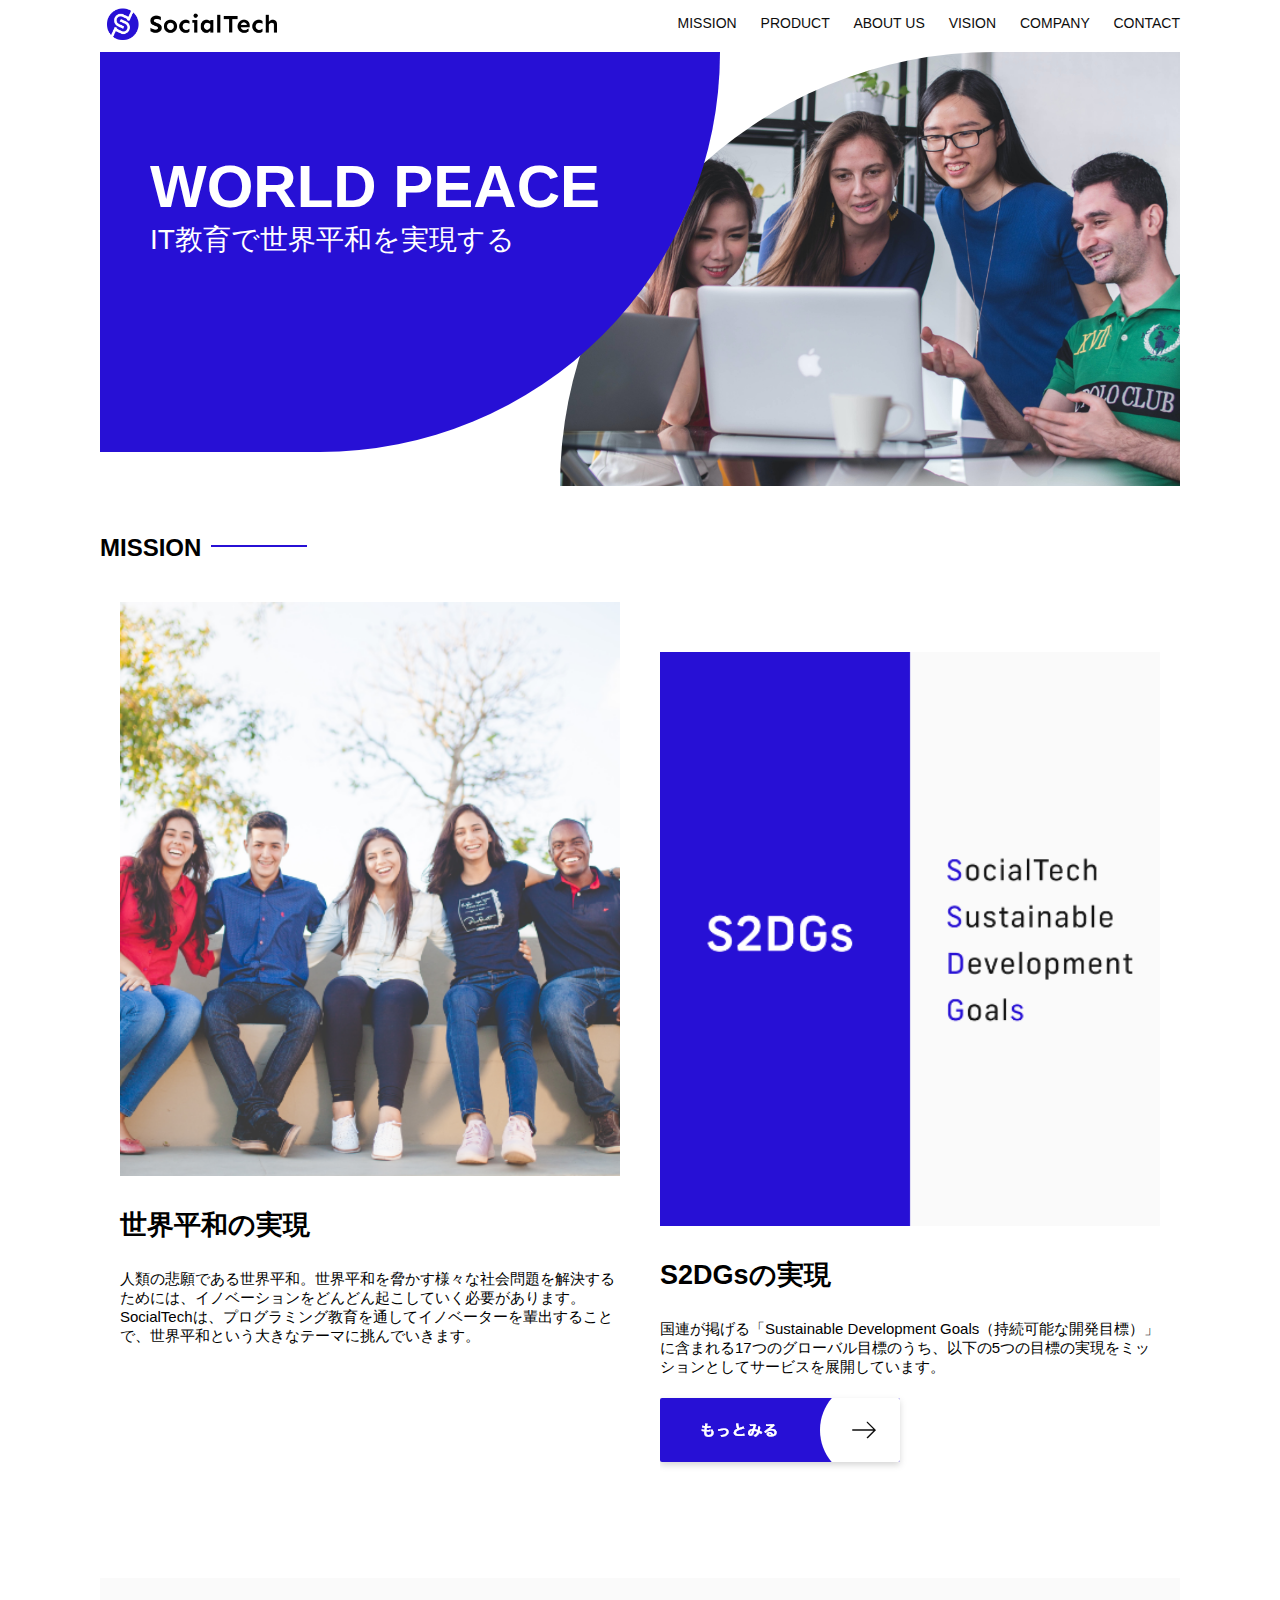
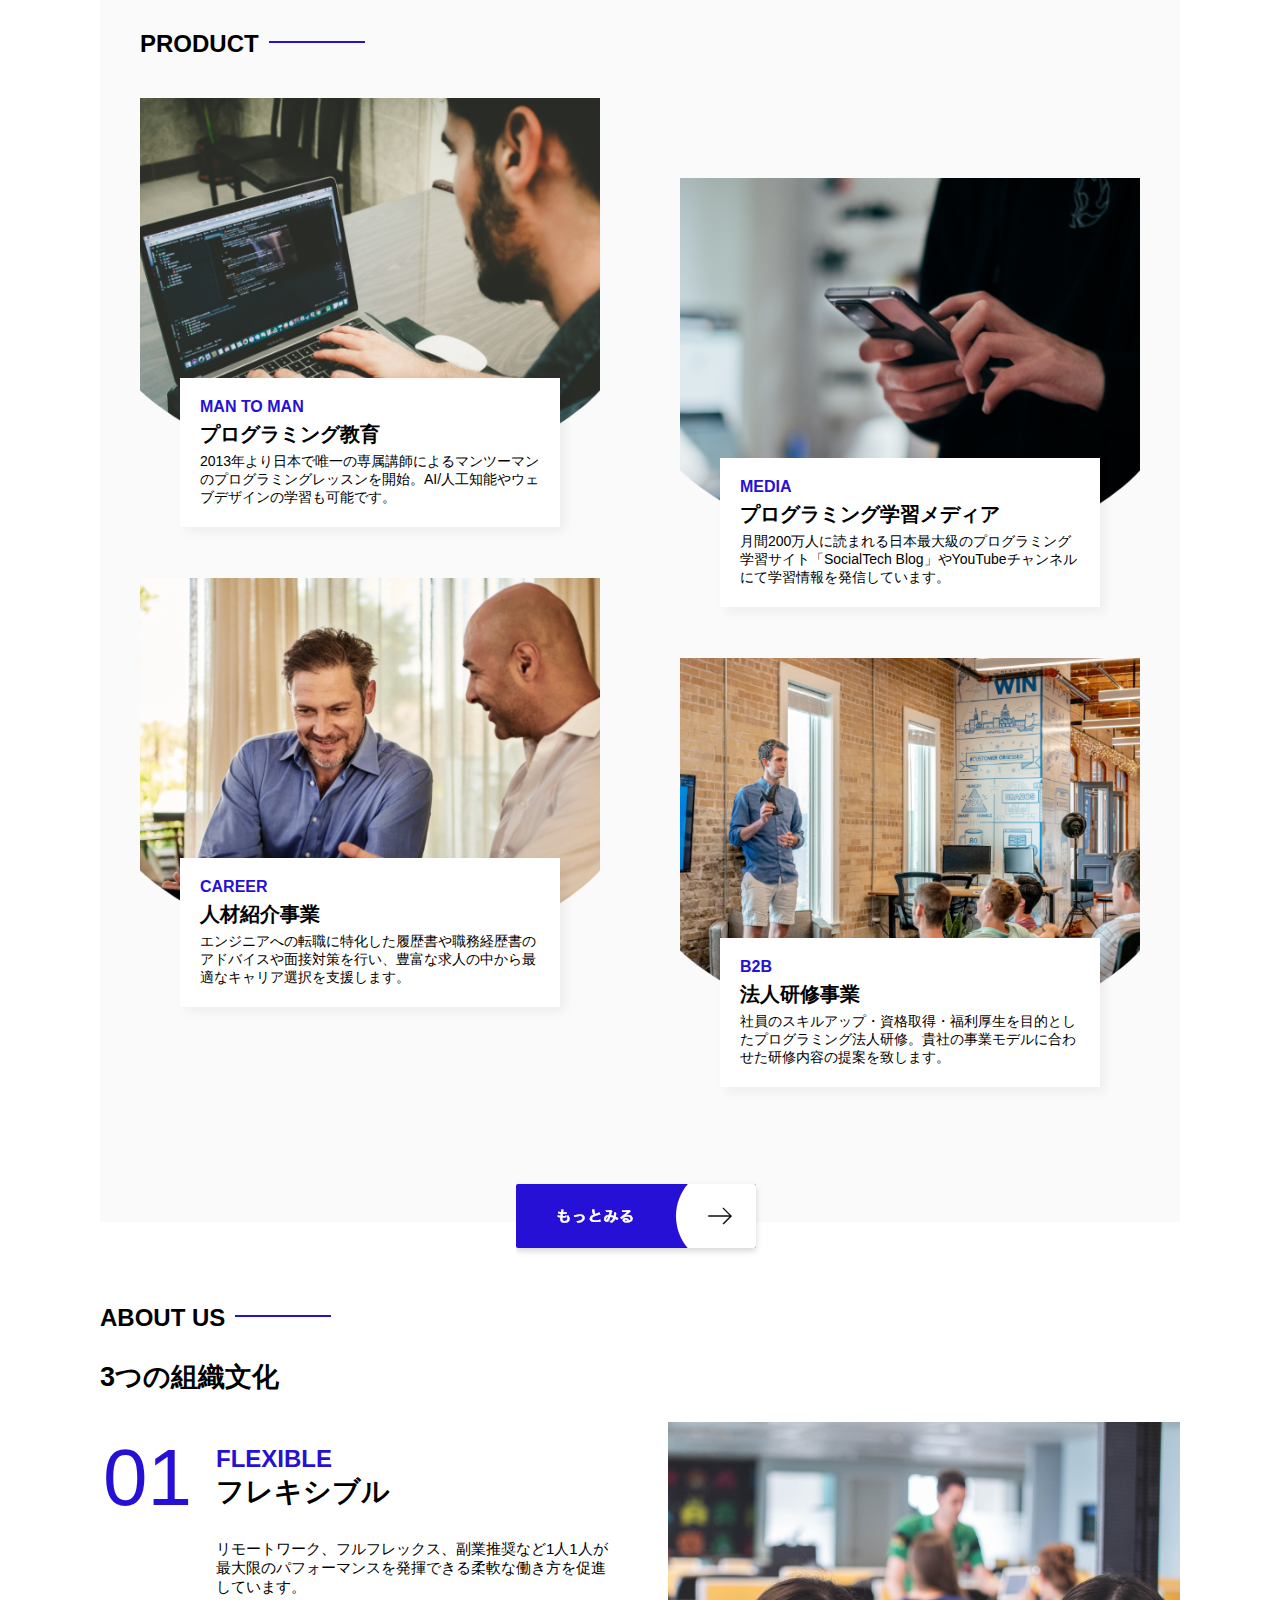
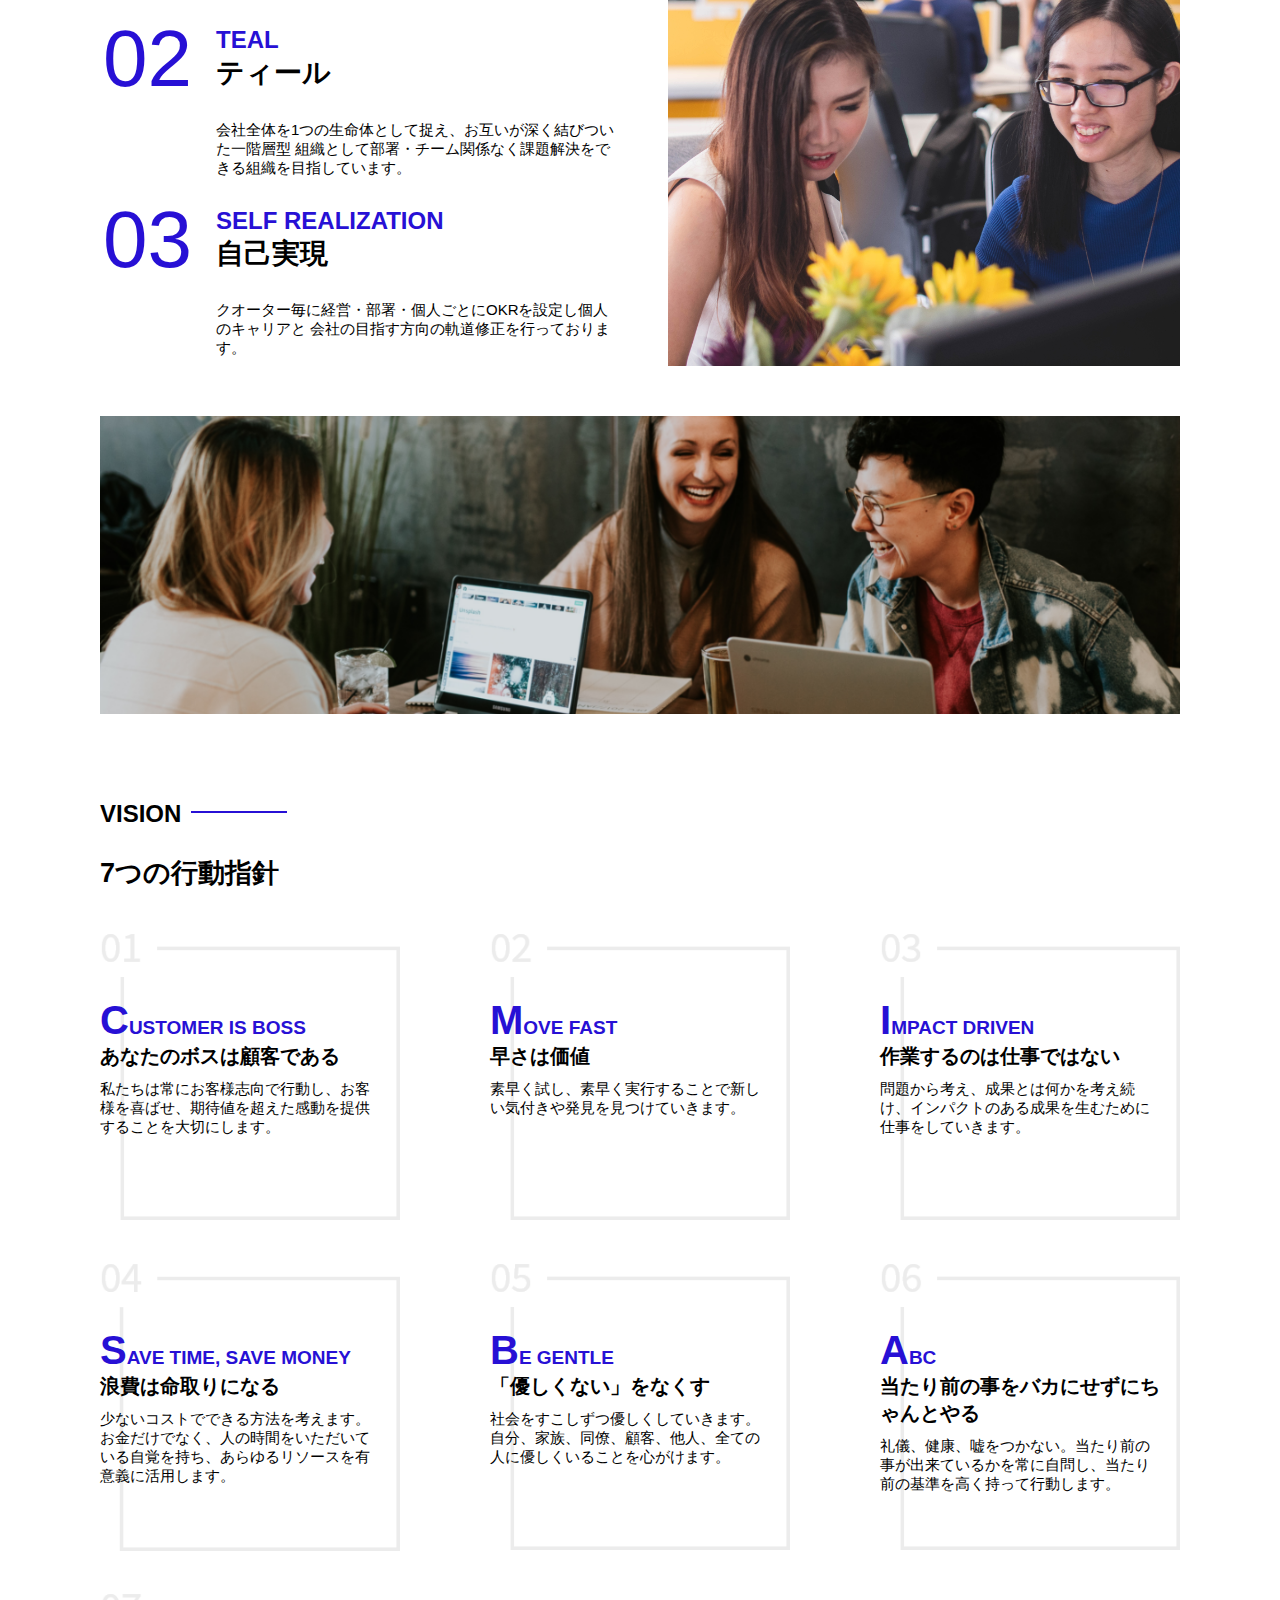
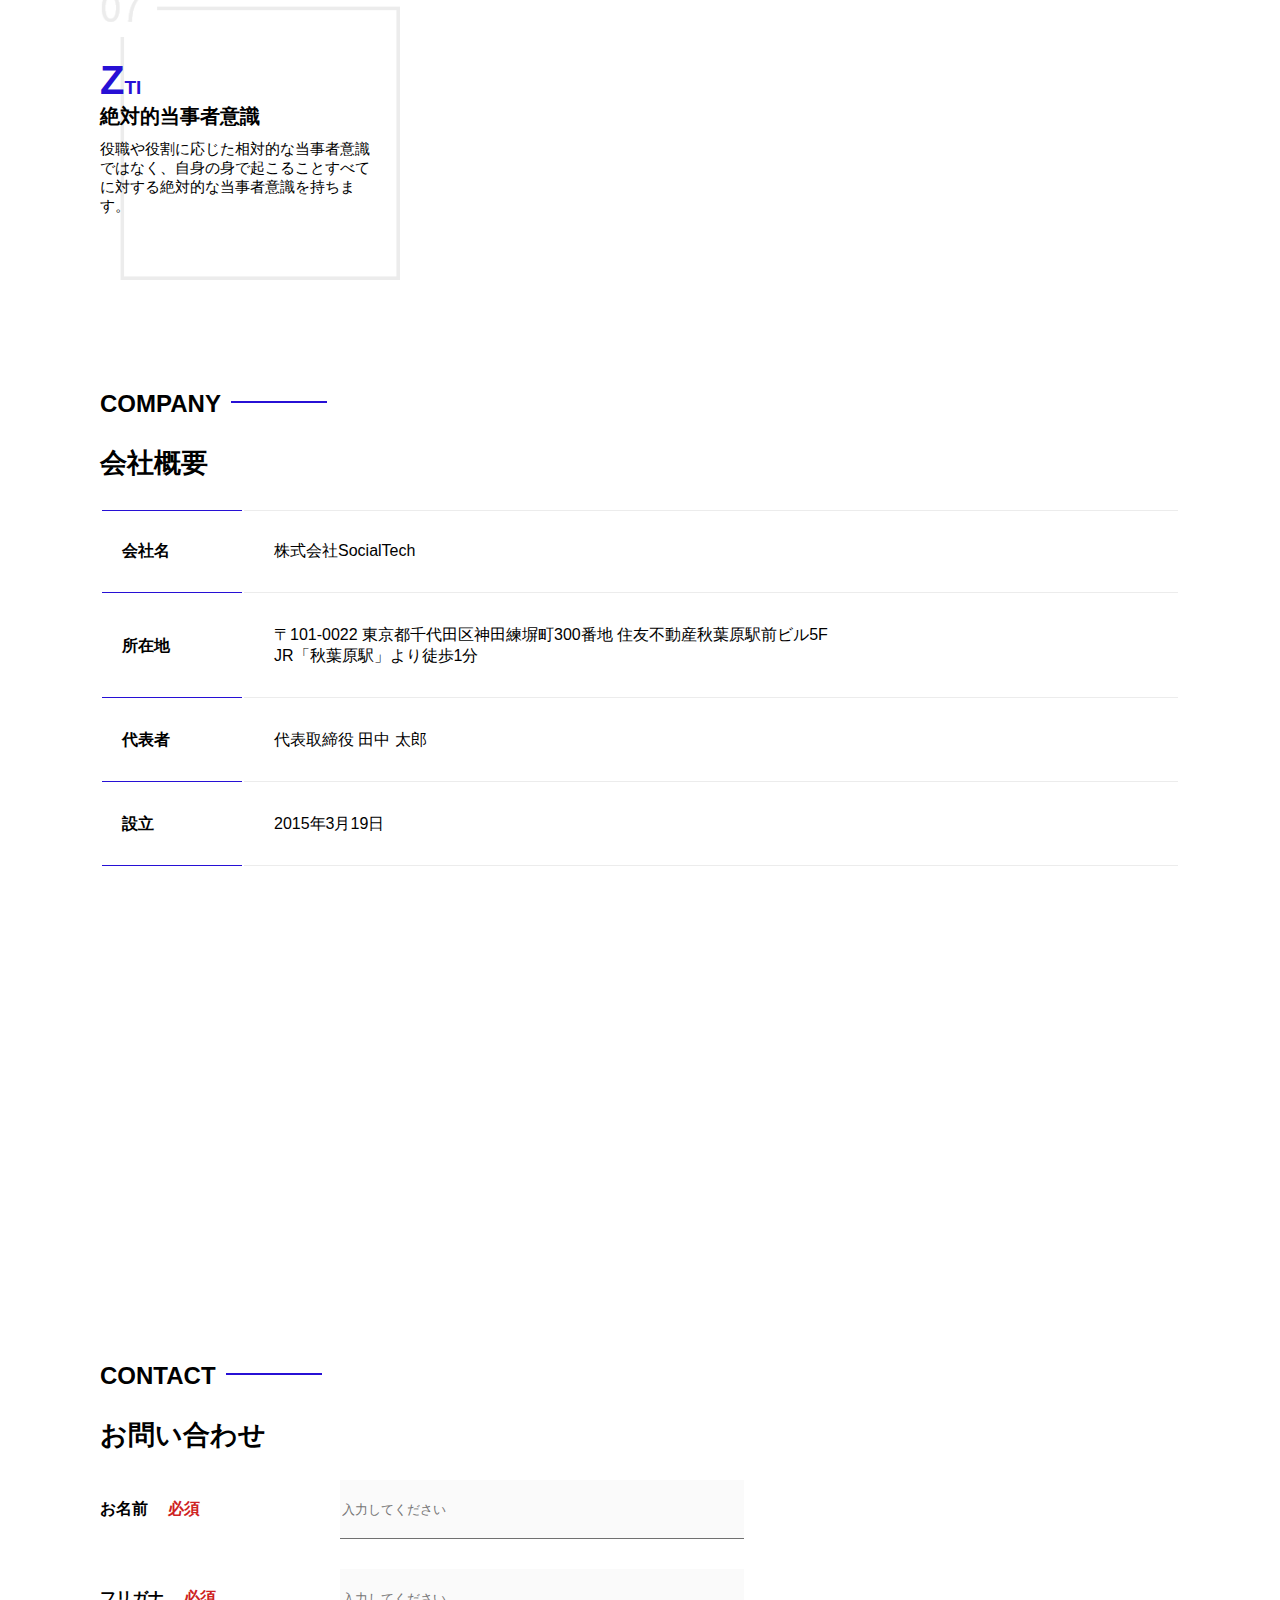
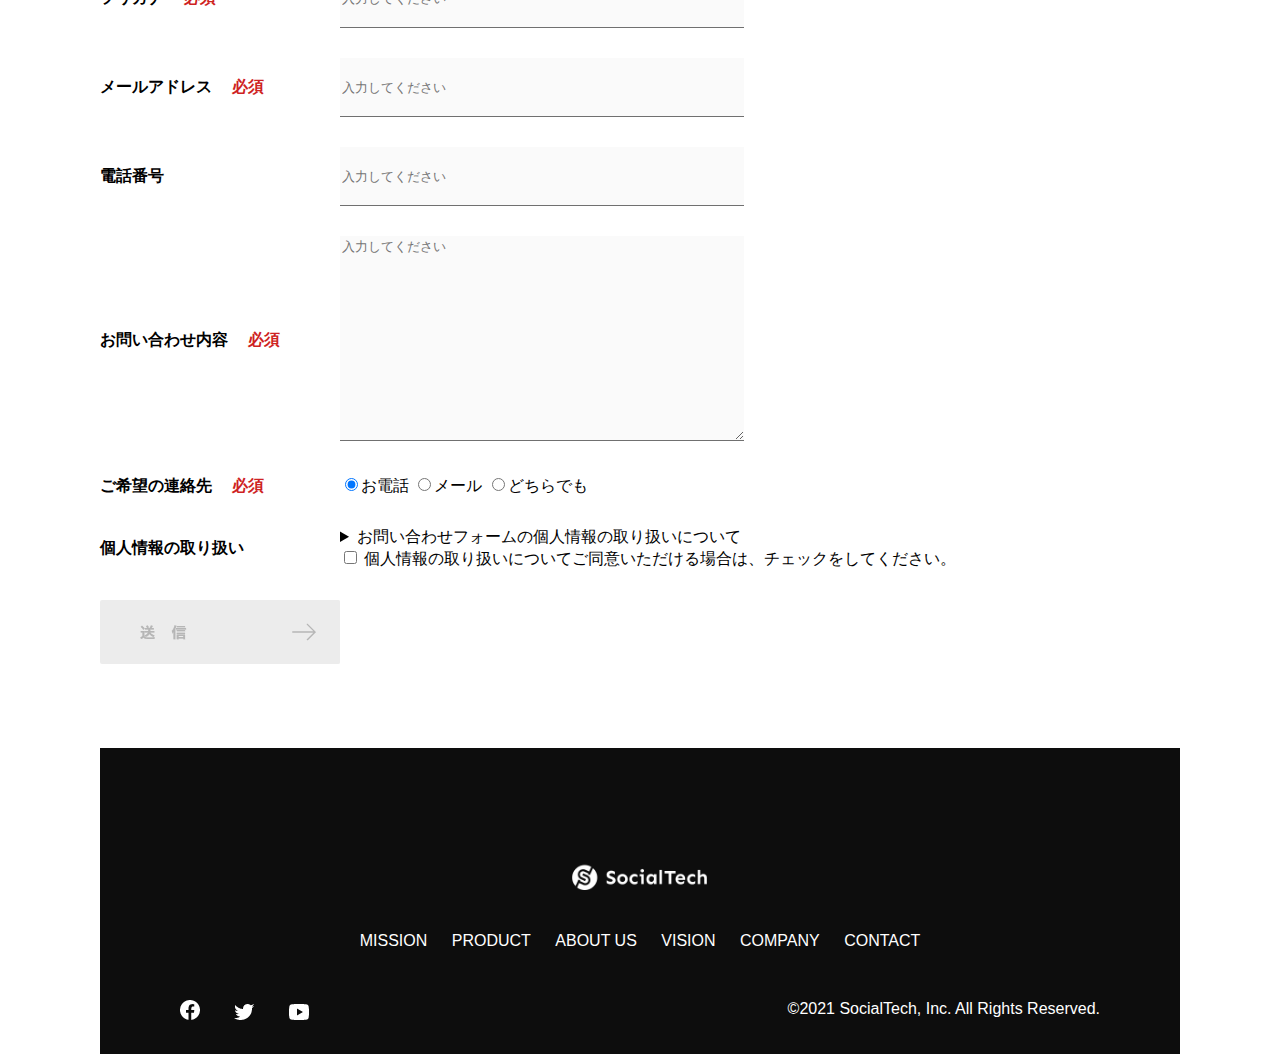
<file: index.html>
<!DOCTYPE html>
<html>
  <head>
    <title>SocialTech</title>
    <meta charset="utf-8" />
    <meta
      name="description"
      content="SocialTechはEdTech業界のリーディングカンパニーを目指します。"
    />
    <meta name="viewport" content="width=device-width, initial-scale=1.0" />
    <link rel="stylesheet" href="style.css" />
  </head>
  <body>
    <!-- ヘッダー -->
    <header>
      <!-- ロゴ -->
      <a href="index.html" id="logo">
        <img src="images/logo.png" alt="トップページに戻る" />
      </a>

      <!-- PC用ナビゲーション -->
      <nav id="nav-pc">
        <a href="mission.html">MISSION</a>
        <a href="product.html">PRODUCT</a>
        <a href="index.html#aboutus">ABOUT US</a>
        <a href="index.html#vision">VISION</a>
        <a href="index.html#company">COMPANY</a>
        <a href="index.html#contact">CONTACT</a>
      </nav>
      <!-- スマホ用メニューボタン -->
      <img
        id="menu-sp"
        src="images/button-menu.png"
        alt="ナビゲーションを開く"
        onclick="document.getElementById('nav-sp').style.display = 'block'"
      />

      <!-- スマホ用ナビゲーション -->
      <nav id="nav-sp">
        <img
          id="close"
          src="images/button-close.png"
          alt="ナビゲーションを閉じる"
          onclick="document.getElementById('nav-sp').style.display = 'none'"
        />
        <a
          id="logo-sp"
          href="index.html"
          onclick="document.getElementById('nav-sp').style.display = 'none'"
        >
          <img src="images/logo-sp.png" alt="トップページに戻る" />
        </a>
        <a
          class="menu"
          href="mission.html"
          onclick="document.getElementById('nav-sp').style.display = 'none'"
          >MISSION</a
        >
        <a
          class="menu"
          href="product.html"
          onclick="document.getElementById('nav-sp').style.display = 'none'"
          >PRODUCT</a
        >
        <a
          class="menu"
          href="index.html#aboutus"
          onclick="document.getElementById('nav-sp').style.display = 'none'"
          >ABOUT US</a
        >
        <a
          class="menu"
          href="index.html#vision"
          onclick="document.getElementById('nav-sp').style.display = 'none'"
          >VISION</a
        >
        <a
          class="menu"
          href="index.html#company"
          onclick="document.getElementById('nav-sp').style.display = 'none'"
          >COMPANY</a
        >
        <a
          class="menu"
          href="index.html#contact"
          onclick="document.getElementById('nav-sp').style.display = 'none'"
          >CONTACT</a
        >
        <div id="sns">
          <a href="https://www.facebook.com/sejuku2013">
            <img src="images/button-facebook.png" alt="Facebookのリンク" />
          </a>
          <a href="https://twitter.com/samuraijuku">
            <img src="images/button-twitter.png" alt="Twitterのリンク" />
          </a>
          <a href="https://www.youtube.com/channel/UCCFOQO5aDK0xXam4cUQXT8g">
            <img src="images/button-youtube.png" alt="YouTubeのリンク" />
          </a>
        </div>
      </nav>
    </header>
    <main>
      <article>
        <!-- メインビジュアル -->
        <section id="main-visual">
          <div id="main-message">
            <h1>WORLD PEACE</h1>
            <p>IT教育で世界平和を実現する</p>
          </div>
          <img
            src="images/index/index-main.png"
            alt="PCの周りに集まる多国籍の仲間たち"
          />
        </section>

        <!-- ミッション -->
        <section id="mission">
          <h2 class="index-h2">MISSION</h2>
          <div id="mission-flex">
            <div>
              <img
                id="mission-photo"
                src="images/index/index-mission.png"
                alt="屋外のベンチで写真を撮影する多国籍の仲間たち"
              />
              <h3>世界平和の実現</h3>
              <p>
                人類の悲願である世界平和。世界平和を脅かす様々な社会問題を解決するためには、イノベーションをどんどん起こしていく必要があります。SocialTechは、プログラミング教育を通してイノベーターを輩出することで、世界平和という大きなテーマに挑んでいきます。
              </p>
            </div>
            <div>
              <img id="s2dgs" src="images/index/s2dgs.png" alt="S2DGs" />
              <h3>S2DGsの実現</h3>
              <p>
                国連が掲げる「Sustainable Development
                Goals（持続可能な開発目標）」に含まれる17つのグローバル目標のうち、以下の5つの目標の実現をミッションとしてサービスを展開しています。
              </p>
              <a href="mission.html">
                <img src="images/button-more.png" alt="もっとみる" />
              </a>
            </div>
          </div>
        </section>

        <!-- プロダクト -->
        <section id="product">
          <h2 class="index-h2">PRODUCT</h2>
          <div>
            <div id="product-left">
              <div>
                <img
                  class="product-photo"
                  src="images/index/index-mantoman.png"
                  alt="PCでコードを書く男性"
                />
                <div class="product-explain">
                  <span>MAN TO MAN</span>
                  <h3>プログラミング教育</h3>
                  <p>
                    2013年より日本で唯一の専属講師によるマンツーマンのプログラミングレッスンを開始。AI/人工知能やウェブデザインの学習も可能です。
                  </p>
                </div>
              </div>
              <div>
                <img
                  class="product-photo"
                  src="images/index/index-career.png"
                  alt="笑顔で話し合う2人の男性"
                />
                <div class="product-explain">
                  <span>CAREER</span>
                  <h3>人材紹介事業</h3>
                  <p>
                    エンジニアへの転職に特化した履歴書や職務経歴書のアドバイスや面接対策を行い、豊富な求人の中から最適なキャリア選択を支援します。
                  </p>
                </div>
              </div>
            </div>
            <div id="product-right">
              <div>
                <img
                  class="product-photo"
                  src="images/index/index-media.png"
                  alt="スマートフォンを操作する人"
                />
                <div class="product-explain">
                  <span>MEDIA</span>
                  <h3>プログラミング学習メディア</h3>
                  <p>
                    月間200万人に読まれる日本最大級のプログラミング学習サイト「SocialTech
                    Blog」やYouTubeチャンネルにて学習情報を発信しています。
                  </p>
                </div>
              </div>
              <div>
                <img
                  class="product-photo"
                  src="images/index/index-b2b.png"
                  alt="講演中の男性とそれを聴く人々"
                />
                <div class="product-explain">
                  <span>B2B</span>
                  <h3>法人研修事業</h3>
                  <p>
                    社員のスキルアップ・資格取得・福利厚生を目的としたプログラミング法人研修。貴社の事業モデルに合わせた研修内容の提案を致します。
                  </p>
                </div>
              </div>
            </div>
          </div>
          <div>
            <a id="product-more" href="product.html">
              <img src="images/button-more.png" alt="もっとみる" />
            </a>
          </div>
        </section>

        <!-- ABOUT US -->
        <section id="aboutus">
          <h2 class="index-h2">ABOUT US</h2>
          <h3>3つの組織文化</h3>
          <div>
            <table class="culture-table">
              <tr>
                <td>
                  <span class="culture-num">01</span>
                </td>
                <td>
                  <span class="culture-en">FLEXIBLE</span>
                  <span class="culture-jp">フレキシブル</span>
                </td>
              </tr>
              <tr>
                <td>
                  <!-- 空のセル -->
                </td>
                <td>
                  <p class="culture-description">
                    リモートワーク、フルフレックス、副業推奨など1人1人が最大限のパフォーマンスを発揮できる柔軟な働き方を促進しています。
                  </p>
                </td>
              </tr>
              <tr>
                <td>
                  <span class="culture-num">02</span>
                </td>
                <td>
                  <span class="culture-en">TEAL</span>
                  <span class="culture-jp">ティール</span>
                </td>
              </tr>
              <tr>
                <td>
                  <!-- 空のセル -->
                </td>
                <td>
                  <p class="culture-description">
                    会社全体を1つの生命体として捉え、お互いが深く結びついた一階層型
                    組織として部署・チーム関係なく課題解決をできる組織を目指しています。
                  </p>
                </td>
              </tr>
              <tr>
                <td><span class="culture-num">03</span></td>
                <td>
                  <span class="culture-en">SELF REALIZATION</span>
                  <span class="culture-jp">自己実現</span>
                </td>
              </tr>
              <tr>
                <td>
                  <!-- 空のセル -->
                </td>
                <td>
                  <p class="culture-description">
                    クオーター毎に経営・部署・個人ごとにOKRを設定し個人のキャリアと
                    会社の目指す方向の軌道修正を行っております。
                  </p>
                </td>
              </tr>
            </table>
            <img
              class="culture-img"
              src="images/index/index-aboutus1.png"
              alt="笑顔で話し合う2人の女性"
            />
          </div>
          <img
            class="culture-img2"
            src="images/index/index-aboutus2.png"
            alt="笑顔で話し合う3人の男女"
          />
        </section>

        <section id="vision">
          <h2 class="index-h2">VISION</h2>
          <h3>7つの行動指針</h3>
          <div>
            <div class="vision-box">
              <img src="images/index/vision-01.png" alt="01" />
              <span>
                <h4>CUSTOMER IS BOSS</h4>
                <h5>あなたのボスは顧客である</h5>
                <p>
                  私たちは常にお客様志向で行動し、お客様を喜ばせ、期待値を超えた感動を提供することを大切にします。
                </p>
              </span>
            </div>
            <div class="vision-box">
              <img src="images/index/vision-02.png" alt="02" />
              <span>
                <h4>MOVE FAST</h4>
                <h5>早さは価値</h5>
                <p>
                  素早く試し、素早く実行することで新しい気付きや発見を見つけていきます。
                </p>
              </span>
            </div>
            <div class="vision-box">
              <img src="images/index/vision-03.png" alt="03" />
              <span>
                <h4>IMPACT DRIVEN</h4>
                <h5>作業するのは仕事ではない</h5>
                <p>
                  問題から考え、成果とは何かを考え続け、インパクトのある成果を生むために仕事をしていきます。
                </p>
              </span>
            </div>
            <div class="vision-box">
              <img src="images/index/vision-04.png" alt="04" />
              <span>
                <h4>SAVE TIME, SAVE MONEY</h4>
                <h5>浪費は命取りになる</h5>
                <p>
                  少ないコストでできる方法を考えます。お金だけでなく、人の時間をいただいている自覚を持ち、あらゆるリソースを有意義に活用します。
                </p>
              </span>
            </div>
            <div class="vision-box">
              <img src="images/index/vision-05.png" alt="05" />
              <span>
                <h4>BE GENTLE</h4>
                <h5>「優しくない」をなくす</h5>
                <p>
                  社会をすこしずつ優しくしていきます。自分、家族、同僚、顧客、他人、全ての人に優しくいることを心がけます。
                </p>
              </span>
            </div>
            <div class="vision-box">
              <img src="images/index/vision-06.png" alt="06" />
              <span>
                <h4>ABC</h4>
                <h5>当たり前の事をバカにせずにちゃんとやる</h5>
                <p>
                  礼儀、健康、嘘をつかない。当たり前の事が出来ているかを常に自問し、当たり前の基準を高く持って行動します。
                </p>
              </span>
            </div>
            <div class="vision-box">
              <img src="images/index/vision-07.png" alt="07" />
              <span>
                <h4>ZTI</h4>
                <h5>絶対的当事者意識</h5>
                <p>
                  役職や役割に応じた相対的な当事者意識ではなく、自身の身で起こることすべてに対する絶対的な当事者意識を持ちます。
                </p>
              </span>
            </div>
          </div>
        </section>

        <section id="company">
          <h2 class="index-h2">COMPANY</h2>
          <h3>会社概要</h3>
          <table id="company-table">
            <tr>
              <th class="tableheader-first">会社名</th>
              <td class="cell-first">株式会社SocialTech</td>
            </tr>
            <tr>
              <th class="tableheader">所在地</th>
              <td class="cell">
                〒101-0022 東京都千代田区神田練塀町300番地
                住友不動産秋葉原駅前ビル5F<br />JR「秋葉原駅」より徒歩1分
              </td>
            </tr>
            <tr>
              <th class="tableheader">代表者</th>
              <td class="cell">代表取締役 田中 太郎</td>
            </tr>
            <tr>
              <th class="tableheader">設立</th>
              <td class="cell">2015年3月19日</td>
            </tr>
          </table>
          <iframe
            src="https://www.google.com/maps/embed?pb=!1m18!1m12!1m3!1d3240.0688551336793!2d139.77207767644265!3d35.69992317258126!2m3!1f0!2f0!3f0!3m2!1i1024!2i768!4f13.1!3m3!1m2!1s0x60188fee13660e23%3A0x77137876edf742ac!2z5L2P5Y-L5LiN5YuV55Sj56eL6JGJ5Y6f6aeF5YmN44OT44Or!5e0!3m2!1sja!2sjp!4v1718765174541!5m2!1sja!2sjp"
            width="600"
            height="450"
            style="border: 0"
            allowfullscreen=""
            loading="lazy"
            referrerpolicy="no-referrer-when-downgrade"
          ></iframe>
        </section>

        <section id="contact">
          <h2 class="index-h2">CONTACT</h2>
          <h3>お問い合わせ</h3>
          <form>
            <div>
              <div class="contact-heading">
                <label class="contact-label"
                  >お名前<span class="contact-span">必須</span></label
                >
              </div>
              <div>
                <input
                  type="text"
                  name="name"
                  placeholder="入力してください"
                  class="contact-textbox"
                />
              </div>
            </div>
            <div>
              <div class="contact-heading">
                <label class="contact-label"
                  >フリガナ<span class="contact-span">必須</span></label
                >
              </div>
              <div>
                <input
                  type="text"
                  name="hurigana"
                  placeholder="入力してください"
                  class="contact-textbox"
                />
              </div>
            </div>
            <div>
              <div class="contact-heading">
                <label class="contact-label"
                  >メールアドレス<span class="contact-span">必須</span></label
                >
              </div>
              <div>
                <input
                  type="text"
                  name="email"
                  placeholder="入力してください"
                  class="contact-textbox"
                />
              </div>
            </div>
            <div>
              <div class="contact-heading">
                <label class="contact-label">電話番号</label>
              </div>
              <div>
                <input
                  type="text"
                  name="tel"
                  placeholder="入力してください"
                  class="contact-textbox"
                />
              </div>
            </div>
            <div>
              <div class="contact-heading">
                <label class="contact-label"
                  >お問い合わせ内容<span class="contact-span">必須</span></label
                >
              </div>
              <div>
                <textarea
                  class="contact-textarea"
                  placeholder="入力してください"
                  name="message"
                ></textarea>
              </div>
            </div>
            <div>
              <div class="contact-heading">
                <label class="contact-label"
                  >ご希望の連絡先<span class="contact-span">必須</span></label
                >
              </div>
              <div>
                <input
                  class="radiobutton"
                  type="radio"
                  value="tel"
                  name="contact"
                  checked
                /><label>お電話</label>
                <input
                  class="radiobutton"
                  type="radio"
                  value="mail"
                  name="contact"
                /><label>メール</label>
                <input
                  class="radiobutton"
                  type="radio"
                  value="both"
                  name="contact"
                /><label>どちらでも</label>
              </div>
            </div>
            <div>
              <div class="contact-heading">
                <label class="contact-label">個人情報の取り扱い</label>
              </div>
              <div>
                <details>
                  <summary>
                    お問い合わせフォームの個人情報の取り扱いについて
                  </summary>
                  <div>
                    <span>１．組織の名称又は氏名</span><br />
                    株式会社SocialTech<br /><br />
                    <span
                      >２．個人情報保護管理者（若しくはその代理人）の氏名又は職名、所属及び連絡先
                      鈴木 一郎 コーポレート部</span
                    ><br />
                    メールアドレス：samurai@example.com<br />
                    TEL：03-1234-5678<br />
                    <span>３．個人情報の利用目的</span><br />
                    ・本サービス及び本サービスに関連する情報の提供又はそれらに関する連絡のため<br />
                    ・ユーザーの本人確認のため<br />
                    ・当社サービスのご案内のため<br />
                    ・当社の商品等の広告または宣伝（電子メールによるものを含むものとします。）<br /><br />
                    <span>４．個人情報の取り扱い業務の委託</span><br />
                    個人情報の取扱業務の全部または一部を外部に業務委託する場合があります。<br />
                    その際、弊社は、個人情報を適切に保護できる管理体制を敷き実行していることを条件として<br />
                    委託先を厳選したうえで、機密保持契約を委託先と締結し、お客様の個人情報を厳密に管理させます。<br /><br />
                    <span>５．個人情報の開示等の請求</span><br />
                    お客様は、弊社に対してご自身の個人情報の開示等（利用目的の通知、開示、内容の訂正・追加・削除、利用の停止または消去、第三者への提供の停止）に関して、当社問合わせ窓口に申し出ることができます。<br />
                    その際、弊社はお客様ご本人を確認させていただいたうえで、合理的な期間内に対応いたします。<br /><br />
                    なお、個人情報に関する弊社問合わせ先は、次の通りです。<br /><br />
                    株式会社SocialTech　個人情報問合せ窓口<br />
                    〒101-0022 東京都千代田区神田練塀町300番地
                    住友不動産秋葉原駅前ビル5F<br />
                    メールアドレス：samurai@example.com　TEL：03-1234-5678<br /><br />
                    <span>６．個人情報を提供されることの任意性について</span
                    ><br /><br />
                    お客様がご自身の個人情報を弊社に提供されるか否かは、お客様のご判断によりますが、もしご提供されない場合には、適切なサービスが提供できない場合がありますので予めご了承ください。
                  </div>
                </details>
                <input type="checkbox" name="agree" />
                <span
                  >個人情報の取り扱いについてご同意いただける場合は、チェックをしてください。</span
                >
              </div>
            </div>
            <input type="image" src="images/button-submit.png" alt="送信する" />
          </form>
        </section>
      </article>

      <footer>
        <div id="footer-logo">
          <img src="images/logo-sp.png" alt="SocialTech" />
        </div>
        <div id="footer-link">
          <a href="mission.html">MISSION</a>
          <a href="product.html">PRODUCT</a>
          <a href="index.html#aboutus">ABOUT US</a>
          <a href="index.html#vision">VISION</a>
          <a href="index.html#company">COMPANY</a>
          <a href="index.html#contact">CONTACT</a>
        </div>
        <div id="sns-footer">
          <a href="https://www.facebook.com/sejuku2013"
            ><img src="images/button-facebook.png" alt="Facebookのリンク"
          /></a>
          <a href="https://twitter.com/samuraijuku"
            ><img src="images/button-twitter.png" alt="Twitterのリンク"
          /></a>
          <a href="https://www.youtube.com/channel/UCCFOQO5aDK0xXam4cUQXT8g">
            <img src="images/button-youtube.png" alt="YouTubeのリンク" />
          </a>
          <span id="copyright"
            >&copy;2021 SocialTech, Inc. All Rights Reserved.</span
          >
        </div>
      </footer>
    </main>
  </body>
</html>
</file>
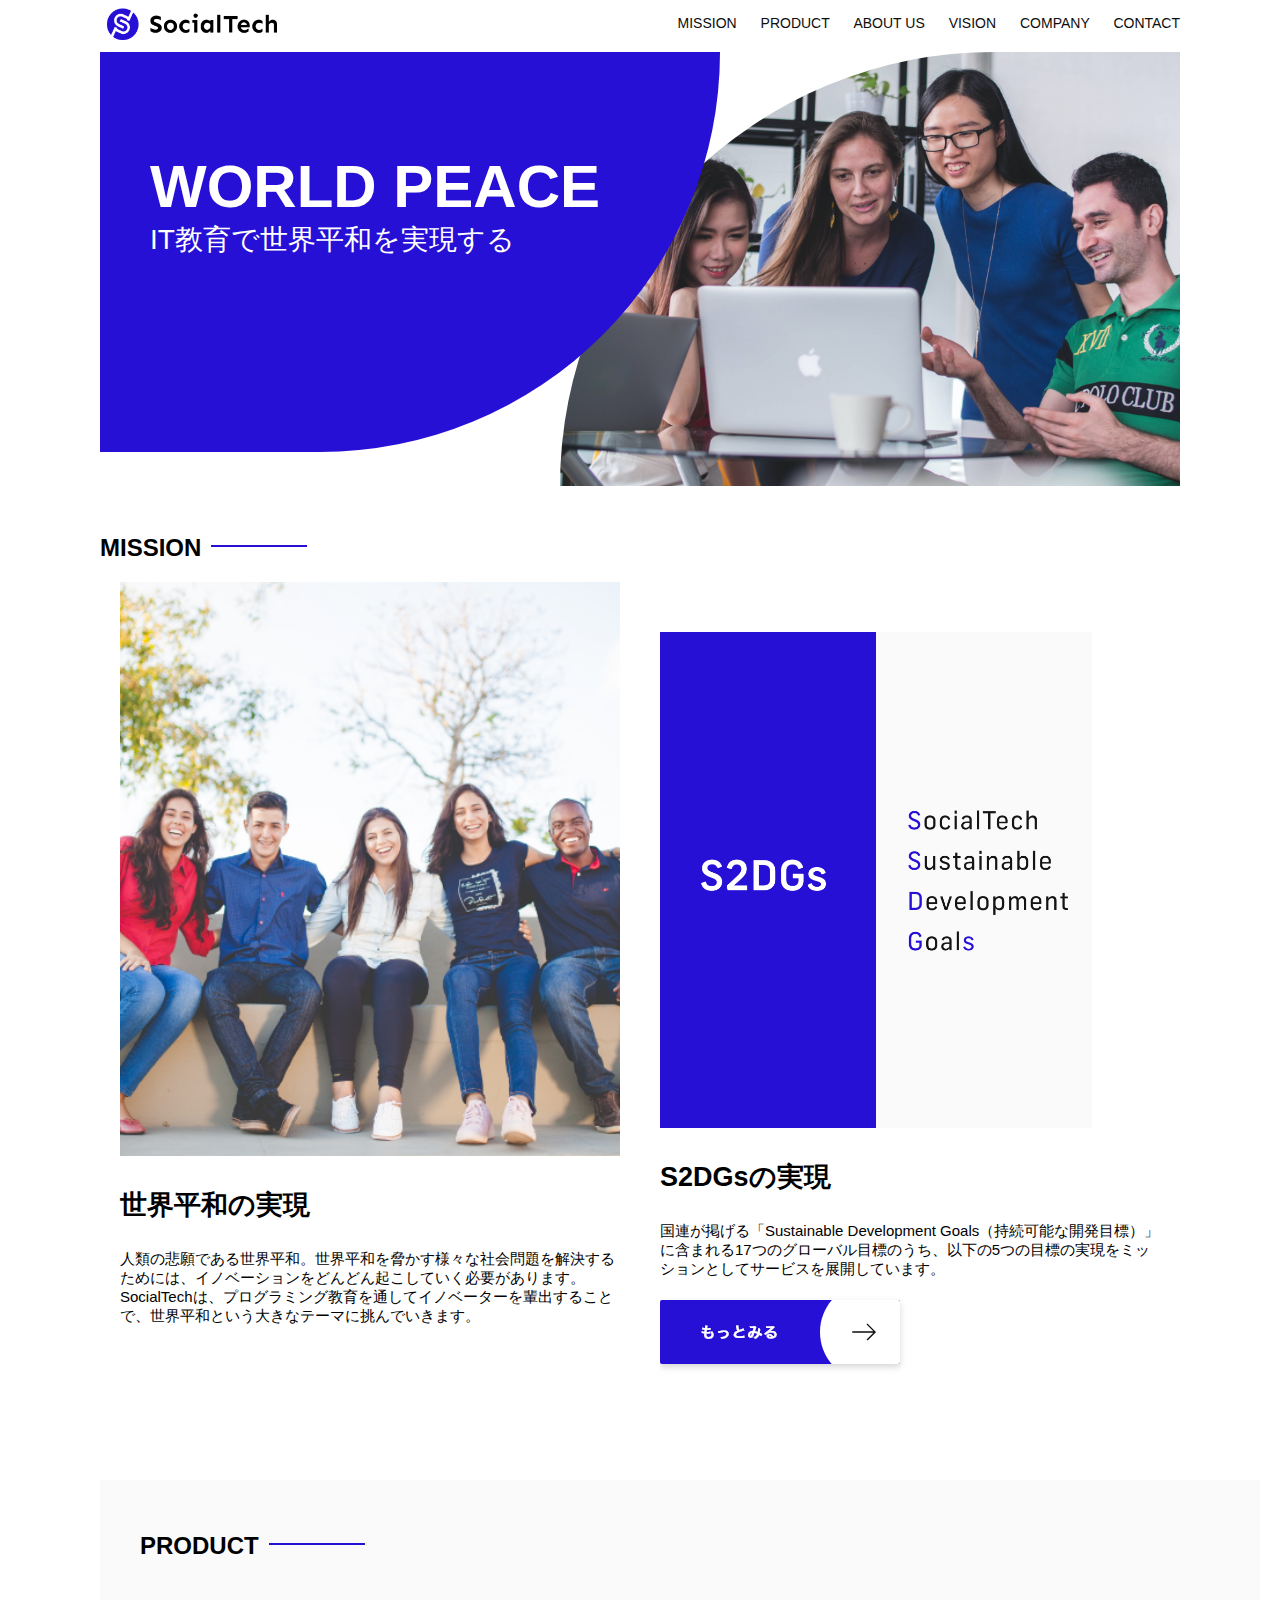
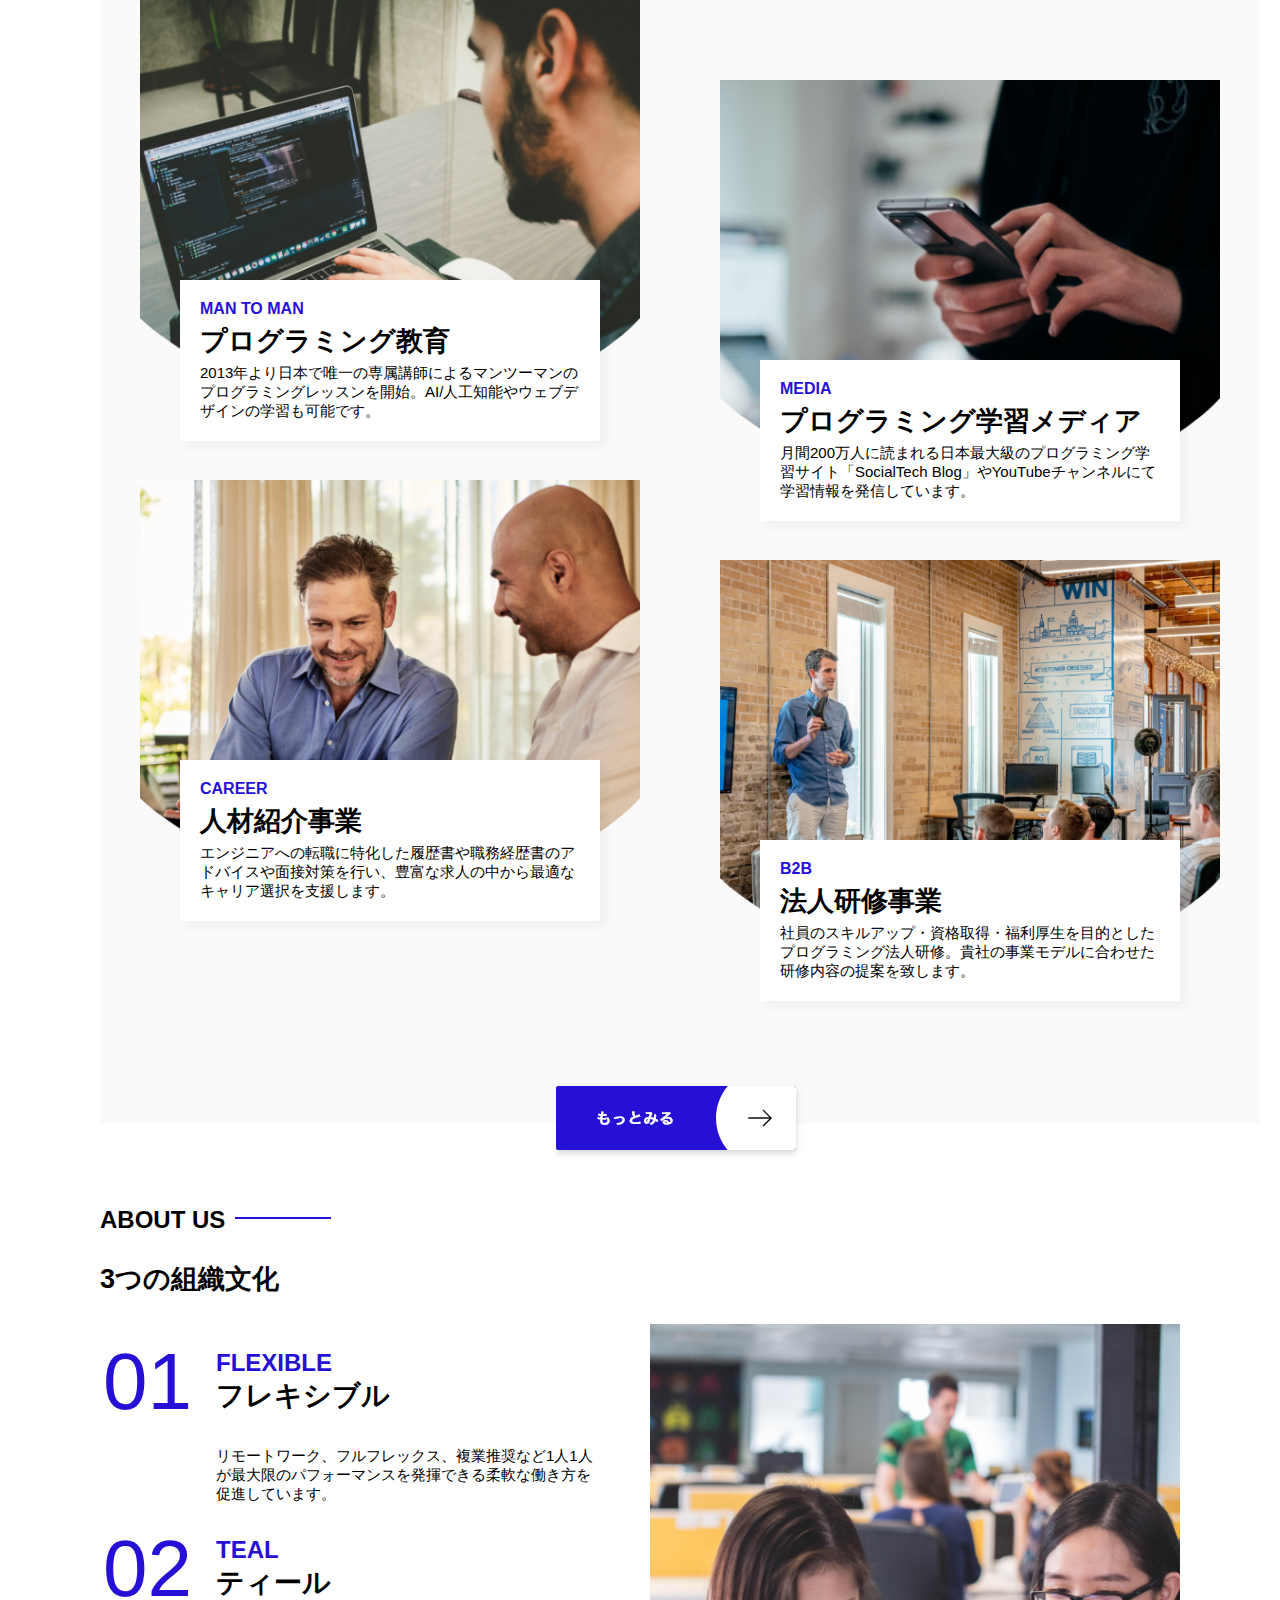
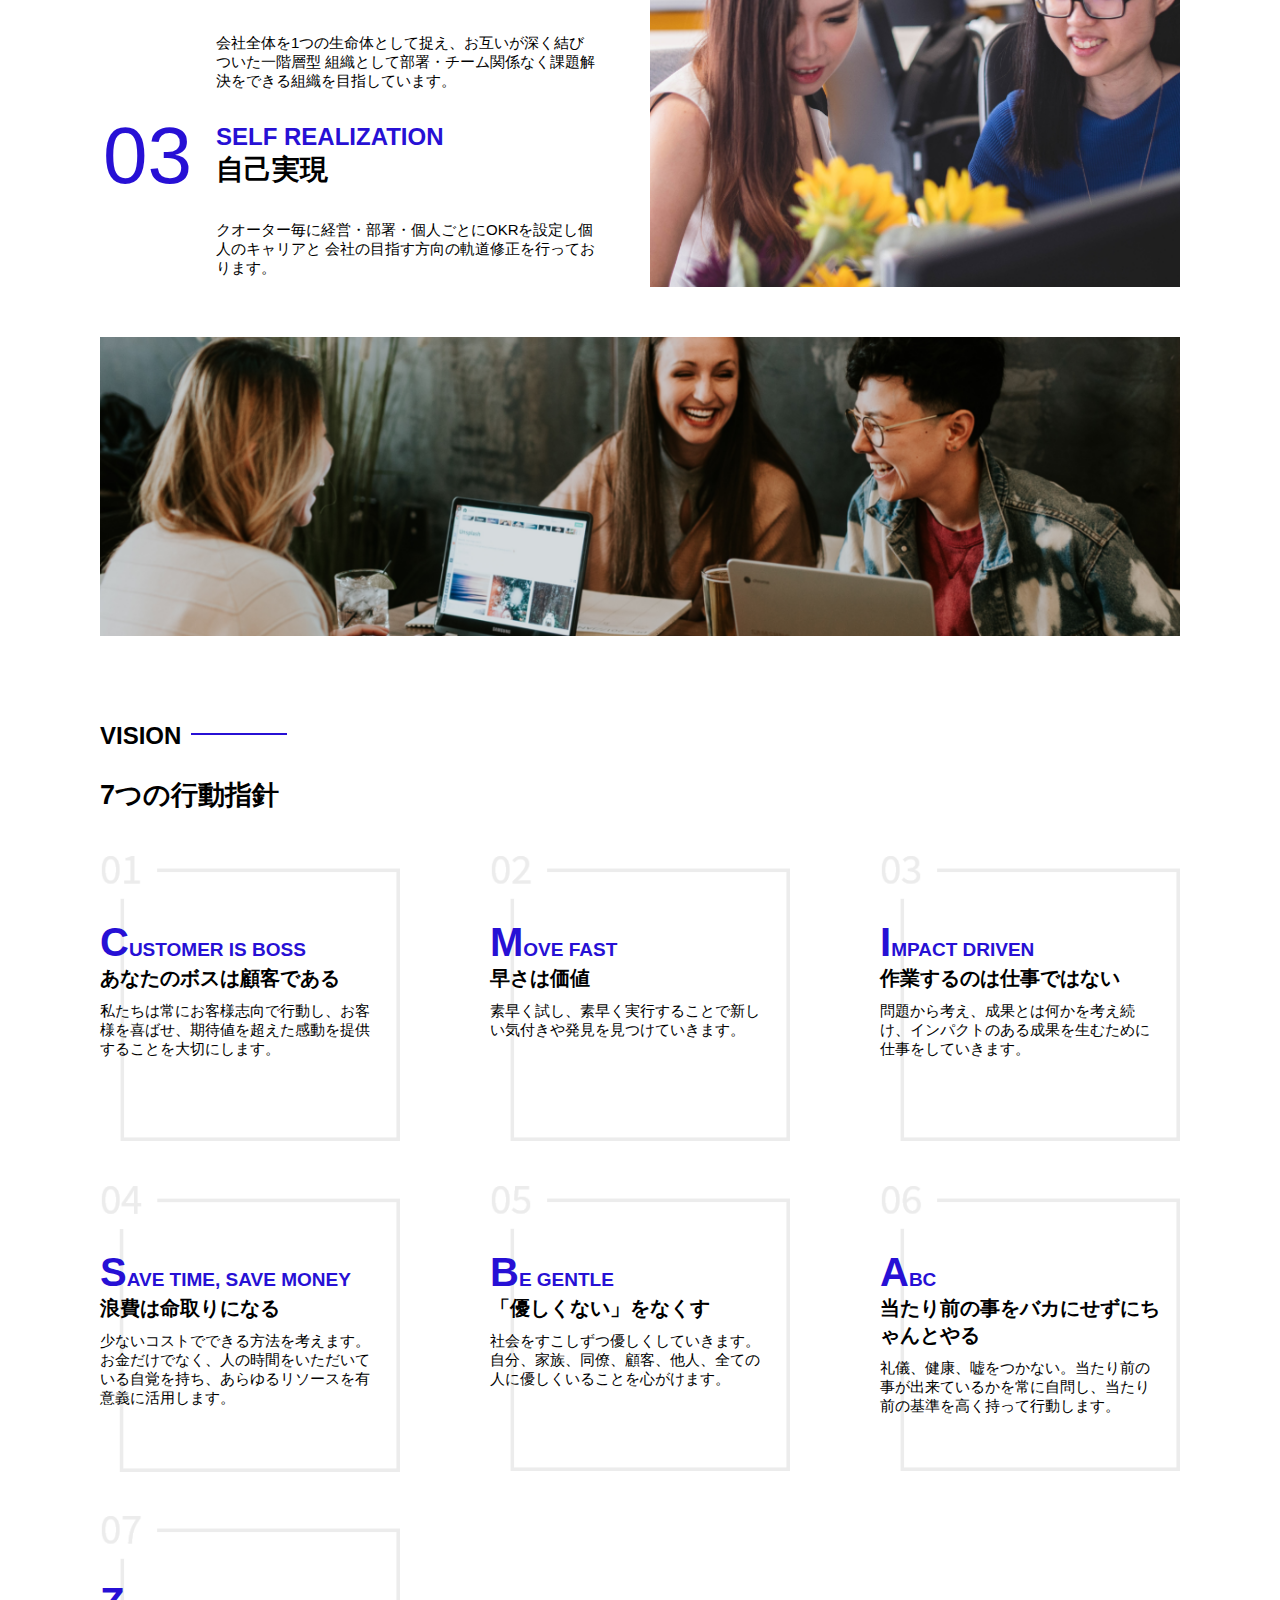
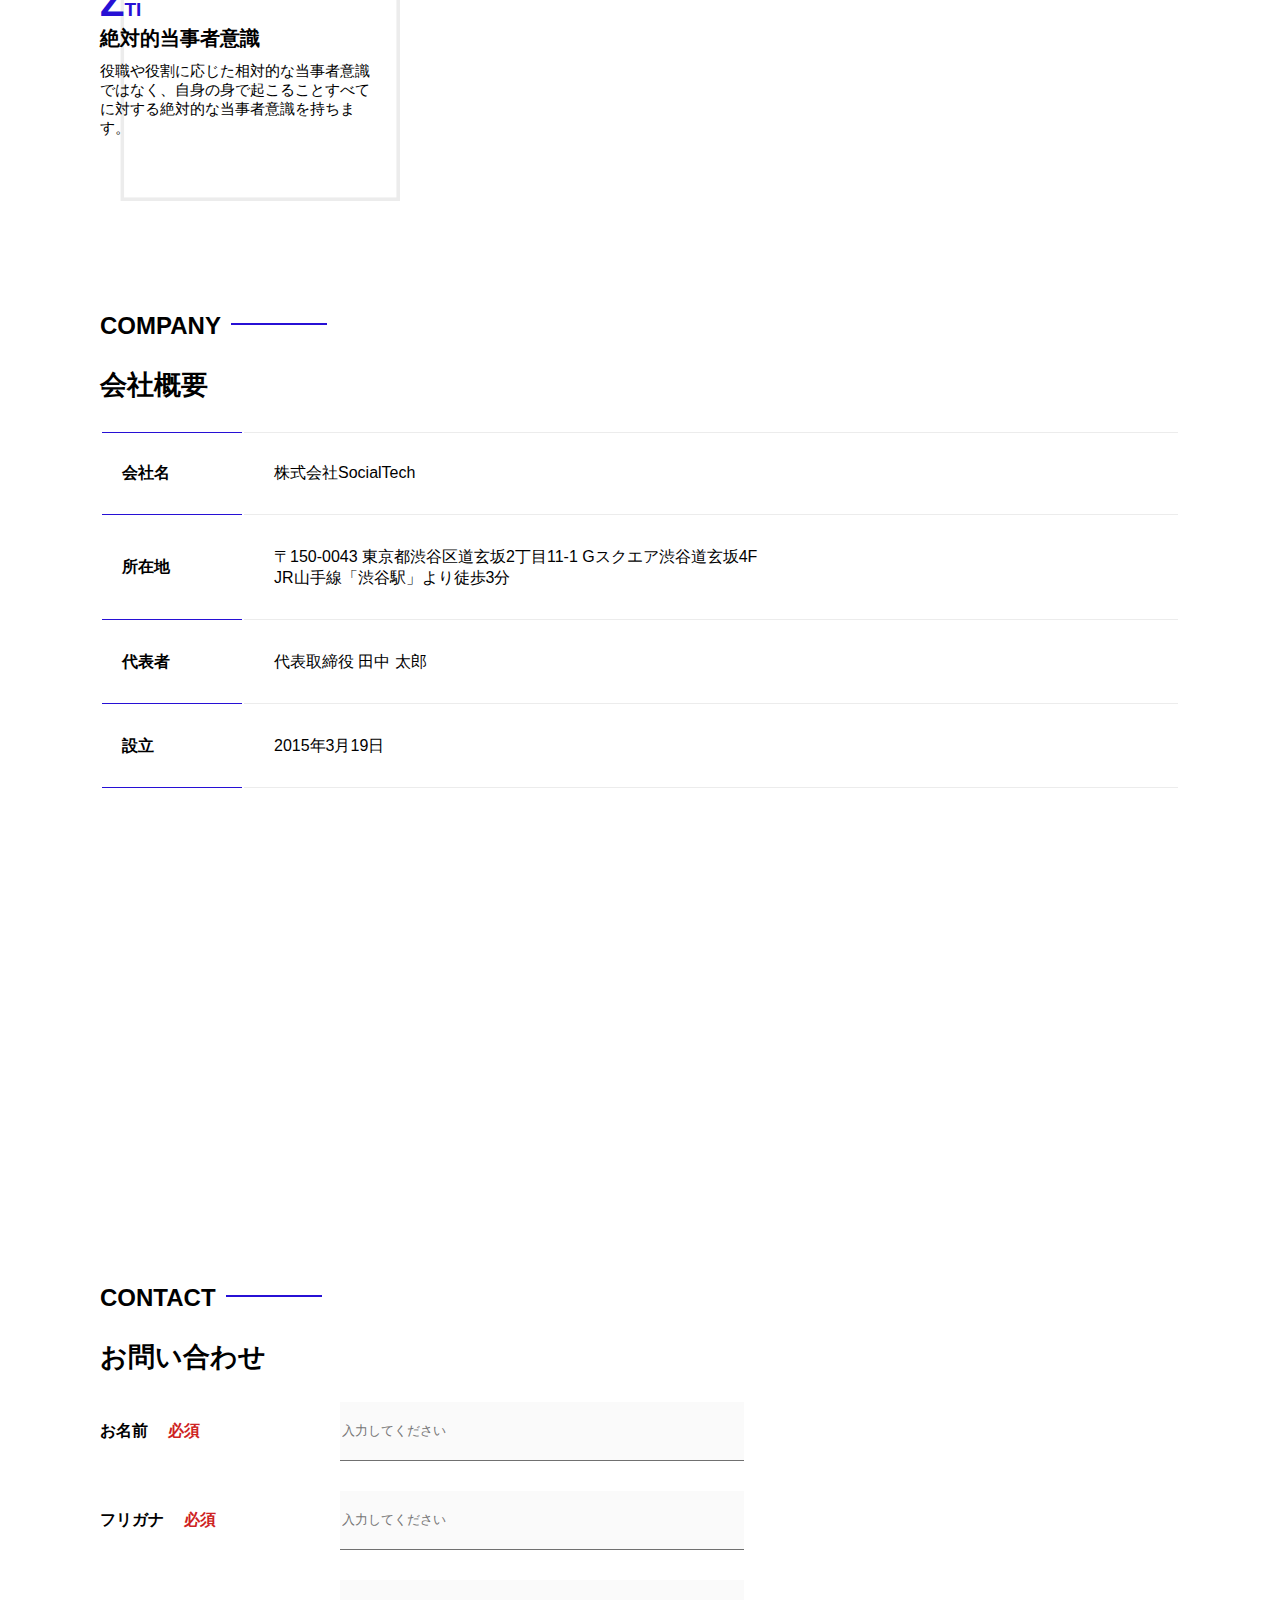
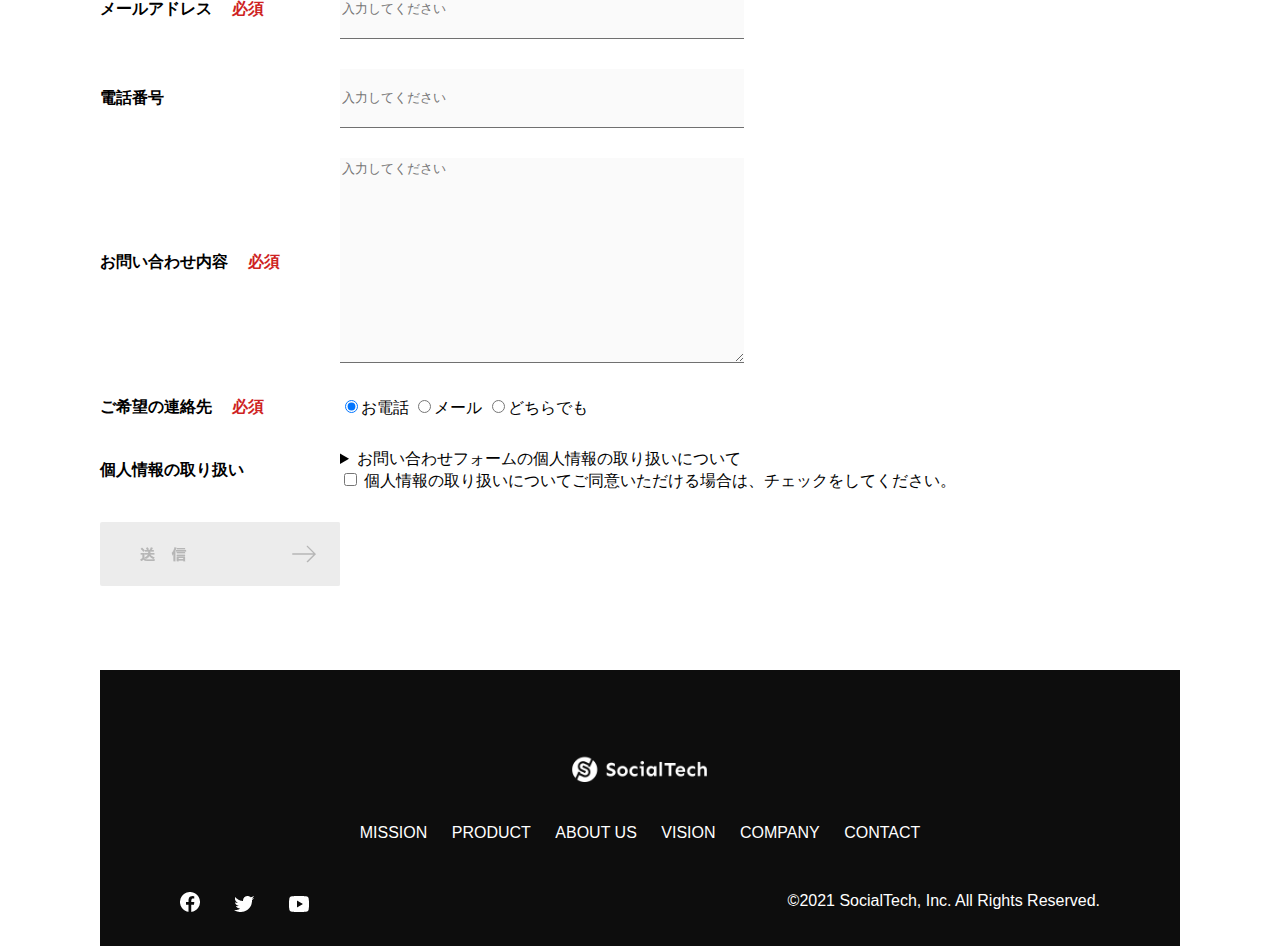
<file: kadai_012/index.html>
<!DOCTYPE html>
<html>
  <head>
    <title>SocialTech</title>
    <meta charset="UTF-8" />
    <meta
      name="description"
      content="SocialTechはEdTech業界のリーディングカンパニーを目指します。"
    />
    <meta name="viewport" content="width=device-width, initial-scale=1.0" />
    <link rel="stylesheet" href="style.css" />
  </head>
  <body>
    <!-- ヘッダー -->
    <header>
      <!-- ロゴ -->
      <a href="index.html" id="logo"
        ><img src="images/logo.png" alt="トップページに戻る"
      /></a>

      <!-- PC用ナビゲーション -->
      <nav id="nav-pc">
        <a href="mission.html">MISSION</a>
        <a href="product.html">PRODUCT</a>
        <a href="index.html#aboutus">ABOUT US</a>
        <a href="index.html#vision">VISION</a>
        <a href="index.html#company">COMPANY</a>
        <a href="index.html#contact">CONTACT</a>
      </nav>
    </header>
    <main>
      <article>
        <!-- メインビジュアル -->
        <section id="main-visual">
          <div id="main-message">
            <h1>WORLD PEACE</h1>
            <p>IT教育で世界平和を実現する</p>
          </div>
          <img
            src="images/index/index-main.png"
            alt="PCの周りに集まる多国籍の仲間たち"
          />
        </section>
        <!--ミッション-->
        <section id="mission">
          <h2 class="index-h2">MISSION</h2>
          <div id="mission-flex">
            <div>
              <img
                id="mission-photo"
                src="images/index/index-mission.png"
                alt="屋外のベンチで写真を撮影する多国籍の仲間たち"
              />
              <h3>世界平和の実現</h3>
              <p>
                人類の悲願である世界平和。世界平和を脅かす様々な社会問題を解決するためには、イノベーションをどんどん起こしていく必要があります。SocialTechは、プログラミング教育を通してイノベーターを輩出することで、世界平和という大きなテーマに挑んでいきます。
              </p>
            </div>
            <div>
              <img id="s2dgs" src="images/index/s2dgs.png" alt="S2DGs" />
              <h3>S2DGsの実現</h3>
              <p>
                国連が掲げる「Sustainable Development
                Goals（持続可能な開発目標）」に含まれる17つのグローバル目標のうち、以下の5つの目標の実現をミッションとしてサービスを展開しています。
              </p>
              <a href="mission.html">
                <img src="images/button-more.png" alt="もっとみる" />
              </a>
            </div>
          </div>
        </section>
        <!-- プロダクト -->
        <section id="product">
          <h2 class="index-h2">PRODUCT</h2>
          <div>
            <div id="product-left">
              <div>
                <img
                  class="product-photo"
                  src="images/index/index-mantoman.png"
                  alt="PCでコードを書く男性"
                />
                <div class="product-explain">
                  <span>MAN TO MAN</span>
                  <h3>プログラミング教育</h3>
                  <p>
                    2013年より日本で唯一の専属講師によるマンツーマンのプログラミングレッスンを開始。AI/人工知能やウェブデザインの学習も可能です。
                  </p>
                </div>
              </div>
              <div>
                <img
                  class="product-photo"
                  src="images/index/index-career.png"
                  alt="笑顔で話し合う2人の男性"
                />
                <div class="product-explain">
                  <span>CAREER</span>
                  <h3>人材紹介事業</h3>
                  <p>
                    エンジニアへの転職に特化した履歴書や職務経歴書のアドバイスや面接対策を行い、豊富な求人の中から最適なキャリア選択を支援します。
                  </p>
                </div>
              </div>
            </div>
            <div id="product-right">
              <div>
                <img
                  class="product-photo"
                  src="images/index/index-media.png"
                  alt="スマートフォンを操作する人"
                />
                <div class="product-explain">
                  <span>MEDIA</span>
                  <h3>プログラミング学習メディア</h3>
                  <p>
                    月間200万人に読まれる日本最大級のプログラミング学習サイト「SocialTech
                    Blog」やYouTubeチャンネルにて学習情報を発信しています。
                  </p>
                </div>
              </div>
              <div>
                <img
                  class="product-photo"
                  src="images/index/index-b2b.png"
                  alt="講演中の男性とそれを聴く人々"
                />
                <div class="product-explain">
                  <span>B2B</span>
                  <h3>法人研修事業</h3>
                  <p>
                    社員のスキルアップ・資格取得・福利厚生を目的としたプログラミング法人研修。貴社の事業モデルに合わせた研修内容の提案を致します。
                  </p>
                </div>
              </div>
            </div>
          </div>
          <div>
            <a id="product-more" href="product.html">
              <img src="images/button-more.png" alt="もっとみる" />
            </a>
          </div>
        </section>
        <!---ABOUT US-->
        <section id="aboutus">
          <h2 class="index-h2">ABOUT US</h2>
          <h3>3つの組織文化</h3>
          <div>
            <table class="culture-table">
              <tr>
                <td>
                  <span class="culture-num">01</span>
                </td>
                <td>
                  <span class="culture-en">FLEXIBLE</span>
                  <span class="culture-jp">フレキシブル</span>
                </td>
              </tr>
              <tr>
                <td>
                  <!--空のセル-->
                </td>
                <td>
                  <p class="culture-description">
                    リモートワーク、フルフレックス、複業推奨など1人1人が最大限のパフォーマンスを発揮できる柔軟な働き方を促進しています。
                  </p>
                </td>
              </tr>
              <tr>
                <td>
                  <span class="culture-num">02</span>
                </td>
                <td>
                  <span class="culture-en">TEAL</span>
                  <span class="culture-jp">ティール</span>
                </td>
              </tr>
              <tr>
                <td>
                  <!--空のセル-->
                </td>
                <td>
                  <p class="culture-description">
                    会社全体を1つの生命体として捉え、お互いが深く結びついた一階層型
                    組織として部署・チーム関係なく課題解決をできる組織を目指しています。
                  </p>
                </td>
              </tr>
              <tr>
                <td>
                  <span class="culture-num">03</span>
                </td>
                <td>
                  <span class="culture-en">SELF REALIZATION</span>
                  <span class="culture-jp">自己実現</span>
                </td>
              </tr>
              <tr>
                <td>
                  <!--空のセル-->
                </td>
                <td>
                  <p class="culture-description">
                    クオーター毎に経営・部署・個人ごとにOKRを設定し個人のキャリアと
                    会社の目指す方向の軌道修正を行っております。
                  </p>
                </td>
              </tr>
            </table>
            <img
              class="culture-img"
              src="images/index/index-aboutus1.png"
              alt="笑顔で話し合う2人の女性"
            />
          </div>
          <img
            class="culture-img2"
            src="images/index/index-aboutus2.png"
            alt="笑顔で話し合う3人の男女"
          />
        </section>
        <!-- VISION -->
        <section id="vision">
          <h2 class="index-h2">VISION</h2>
          <h3>7つの行動指針</h3>
          <div>
            <div class="vision-box">
              <img src="images/index/vision-01.png" alt="01" />
              <span>
                <h4>CUSTOMER IS BOSS</h4>
                <h5>あなたのボスは顧客である</h5>
                <p>
                  私たちは常にお客様志向で行動し、お客様を喜ばせ、期待値を超えた感動を提供することを大切にします。
                </p>
              </span>
            </div>
            <div class="vision-box">
              <img src="images/index/vision-02.png" alt="02" />
              <span>
                <h4>MOVE FAST</h4>
                <h5>早さは価値</h5>
                <p>
                  素早く試し、素早く実行することで新しい気付きや発見を見つけていきます。
                </p>
              </span>
            </div>
            <div class="vision-box">
              <img src="images/index/vision-03.png" alt="03" />
              <span>
                <h4>IMPACT DRIVEN</h4>
                <h5>作業するのは仕事ではない</h5>
                <p>
                  問題から考え、成果とは何かを考え続け、インパクトのある成果を生むために仕事をしていきます。
                </p>
              </span>
            </div>
            <div class="vision-box">
              <img src="images/index/vision-04.png" alt="04" />
              <span>
                <h4>SAVE TIME, SAVE MONEY</h4>
                <h5>浪費は命取りになる</h5>
                <p>
                  少ないコストでできる方法を考えます。お金だけでなく、人の時間をいただいている自覚を持ち、あらゆるリソースを有意義に活用します。
                </p>
              </span>
            </div>
            <div class="vision-box">
              <img src="images/index/vision-05.png" alt="05" />
              <span>
                <h4>BE GENTLE</h4>
                <h5>「優しくない」をなくす</h5>
                <p>
                  社会をすこしずつ優しくしていきます。自分、家族、同僚、顧客、他人、全ての人に優しくいることを心がけます。
                </p>
              </span>
            </div>
            <div class="vision-box">
              <img src="images/index/vision-06.png" alt="06" />
              <span>
                <h4>ABC</h4>
                <h5>当たり前の事をバカにせずにちゃんとやる</h5>
                <p>
                  礼儀、健康、嘘をつかない。当たり前の事が出来ているかを常に自問し、当たり前の基準を高く持って行動します。
                </p>
              </span>
            </div>
            <div class="vision-box">
              <img src="images/index/vision-07.png" alt="07" />
              <span>
                <h4>ZTI</h4>
                <h5>絶対的当事者意識</h5>
                <p>
                  役職や役割に応じた相対的な当事者意識ではなく、自身の身で起こることすべてに対する絶対的な当事者意識を持ちます。
                </p>
              </span>
            </div>
          </div>
        </section>
        <!-- CASES -->

        <!-- COMPANY -->
        <section id="company">
          <h2 class="index-h2">COMPANY</h2>
          <h3>会社概要</h3>
          <table id="company-table">
            <tr>
              <th class="tableheader-first">会社名</th>
              <td class="cell-first">株式会社SocialTech</td>
            </tr>
            <tr>
              <th class="tableheader">所在地</th>
              <td class="cell">
                〒150-0043 東京都渋谷区道玄坂2丁目11-1 Gスクエア渋谷道玄坂4F<br />JR山手線「渋谷駅」より徒歩3分
              </td>
            </tr>
            <tr>
              <th class="tableheader">代表者</th>
              <td class="cell">代表取締役 田中 太郎</td>
            </tr>
            <tr>
              <th class="tableheader">設立</th>
              <td class="cell">2015年3月19日</td>
            </tr>
          </table>
          <iframe
            src="https://www.google.com/maps/embed?pb=!1m18!1m12!1m3!1d3241.7759544892483!2d139.69399665123464!3d35.65789123876098!2m3!1f0!2f0!3f0!3m2!1i1024!2i768!4f13.1!3m3!1m2!1s0x60188caa0042e8d1%3A0xba130bea826a7aa2!2z44CSMTUwLTAwNDMg5p2x5Lqs6YO95riL6LC35Yy66YGT546E5Z2C77yS5LiB55uu77yR77yR4oiS77yR!5e0!3m2!1sja!2sjp!4v1636872991912!5m2!1sja!2sjp"
            style="border: 0"
            allowfullscreen=""
            loading="lazy"
          >
          </iframe>
        </section>
        <!-- お問い合わせフォーム -->
        <section id="contact">
          <h2 class="index-h2">CONTACT</h2>
          <h3>お問い合わせ</h3>
          <form>
            <div>
              <div class="contact-heading">
                <label class="contact-label"
                  >お名前<span class="contact-span">必須</span></label
                >
              </div>
              <div class="contact-form">
                <input
                  type="text"
                  name="name"
                  placeholder="入力してください"
                  class="contact-textbox"
                />
              </div>
            </div>
            <div>
              <div class="contact-heading">
                <label class="contact-label"
                  >フリガナ<span class="contact-span">必須</span></label
                >
              </div>
              <div>
                <input
                  type="text"
                  name="hurigana"
                  placeholder="入力してください"
                  class="contact-textbox"
                />
              </div>
            </div>
            <div>
              <div class="contact-heading">
                <label class="contact-label"
                  >メールアドレス<span class="contact-span">必須</span></label
                >
              </div>
              <div>
                <input
                  type="text"
                  name="email"
                  placeholder="入力してください"
                  class="contact-textbox"
                />
              </div>
            </div>
            <div>
              <div class="contact-heading">
                <label class="contact-label">電話番号</label>
              </div>
              <div>
                <input
                  type="text"
                  name="tel"
                  placeholder="入力してください"
                  class="contact-textbox"
                />
              </div>
            </div>
            <div>
              <div class="contact-heading">
                <label class="contact-label"
                  >お問い合わせ内容<span class="contact-span">必須</span></label
                >
              </div>
              <div>
                <textarea
                  class="contact-textarea"
                  placeholder="入力してください"
                  name="message"
                ></textarea>
              </div>
            </div>
            <div>
              <div class="contact-heading">
                <label class="contact-label"
                  >ご希望の連絡先<span class="contact-span">必須</span></label
                >
              </div>
              <div>
                <input
                  class="radiobutton"
                  type="radio"
                  value="tel"
                  name="contact"
                  checked
                /><label>お電話</label>
                <input
                  class="radiobutton"
                  type="radio"
                  value="mail"
                  name="contact"
                /><label>メール</label>
                <input
                  class="radiobutton"
                  type="radio"
                  value="both"
                  name="contact"
                /><label>どちらでも</label>
              </div>
            </div>
            <div>
              <div class="contact-heading">
                <label class="contact-label">個人情報の取り扱い</label>
              </div>
              <div>
                <details>
                  <summary>
                    お問い合わせフォームの個人情報の取り扱いについて
                  </summary>
                  <div>
                    <span>１．組織の名称又は氏名</span><br />
                    株式会社SocialTech<br /><br />
                    <span
                      >２．個人情報保護管理者（若しくはその代理人）の氏名又は職名、所属及び連絡先
                      鈴木 一郎 コーポレート部</span
                    ><br />
                    メールアドレス：support@socialtech.net<br />
                    TEL：03-xxxx-xxxx<br />
                    <span>３．個人情報の利用目的</span><br />
                    ・本サービス及び本サービスに関連する情報の提供又はそれらに関する連絡のため<br />
                    ・ユーザーの本人確認のため<br />
                    ・当社サービスのご案内のため<br />
                    ・当社の商品等の広告または宣伝（電子メールによるものを含むものとします。）<br /><br />
                    <span>４．個人情報の取り扱い業務の委託</span><br />
                    個人情報の取扱業務の全部または一部を外部に業務委託する場合があります。<br />
                    その際、弊社は、個人情報を適切に保護できる管理体制を敷き実行していることを条件として<br />
                    委託先を厳選したうえで、機密保持契約を委託先と締結し、お客様の個人情報を厳密に管理させます。<br /><br />
                    <span>５．個人情報の開示等の請求</span><br />
                    お客様は、弊社に対してご自身の個人情報の開示等（利用目的の通知、開示、内容の訂正・追加・削除、利用の停止または消去、第三者への提供の停止）に関して、当社問合わせ窓口に申し出ることができます。<br />
                    その際、弊社はお客様ご本人を確認させていただいたうえで、合理的な期間内に対応いたします。<br /><br />
                    なお、個人情報に関する弊社問合わせ先は、次の通りです。<br /><br />
                    株式会社SocialTech　個人情報問合せ窓口<br />
                    〒150-0043　東京都渋谷区道玄坂2丁目11-1 Ｇスクエア渋谷道玄坂
                    4F<br />
                    メールアドレス：support@socialtech.net　TEL：03-xxxx-xxxx<br /><br />
                    <span>６．個人情報を提供されることの任意性について</span
                    ><br /><br />
                    お客様がご自身の個人情報を弊社に提供されるか否かは、お客様のご判断によりますが、もしご提供されない場合には、適切なサービスが提供できない場合がありますので予めご了承ください。
                  </div>
                </details>
                <input type="checkbox" name="agree" />
                <span
                  >個人情報の取り扱いについてご同意いただける場合は、チェックをしてください。</span
                >
              </div>
            </div>
            <input
              type="image"
              value="Submit"
              src="images/button-submit.png"
              alt="送信する"
            />
          </form>
        </section>
      </article>
      <footer>
        <div id="footer-logo">
          <img src="images/logo-sp.png" alt="SocialTech" />
        </div>
        <div id="footer-link">
          <a href="mission.html">MISSION</a>
          <a href="product.html">PRODUCT</a>
          <a href="index.html#aboutus">ABOUT US</a>
          <a href="index.html#vision">VISION</a>
          <a href="index.html#company">COMPANY</a>
          <a href="index.html#contact">CONTACT</a>
        </div>
        <div id="sns-footer">
          <a href="https://www.facebook.com/sejuku2013"
            ><img src="images/button-facebook.png" alt="Facebookのリンク"
          /></a>
          <a href="https://twitter.com/samuraijuku"
            ><img src="images/button-twitter.png" alt="Twitterのリンク"
          /></a>
          <a href="https://www.youtube.com/channel/UCCFOQO5aDK0xXam4cUQXT8g"
            ><img src="images/button-youtube.png" alt="YouTubeのリンク"
          /></a>
          <span id="copyright"
            >&copy;2021 SocialTech, Inc. All Rights Reserved.
          </span>
        </div>
      </footer>
    </main>
  </body>
</html>
</file>
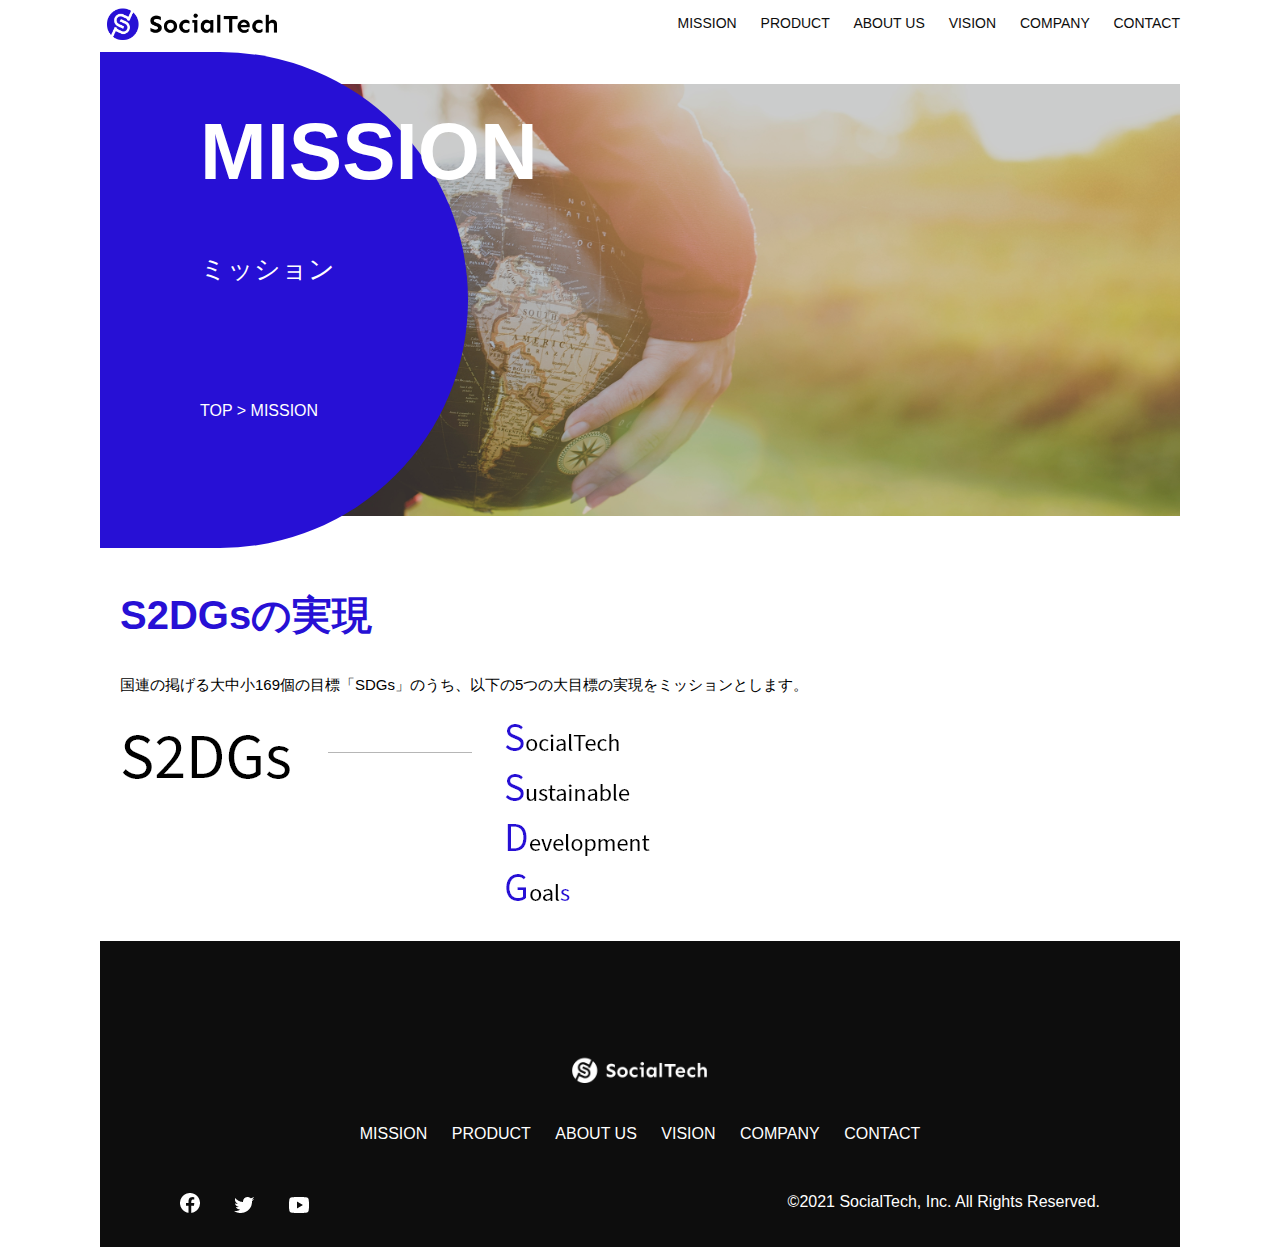
<file: mission.html>
<!DOCTYPE html>
<html>
  <head>
    <title>SocialTech - MISSION ミッション -</title>
    <meta charset="utf-8" />
    <meta
      name="description"
      content="SocialTechが目指す5つの目標（S2DGs）を紹介します"
    />
    <meta name="viewport" content="width=device-width , initial-scale=1.0" />
    <link rel="stylesheet" href="style.css" />
  </head>
  <body>
    <!-- ヘッダー -->
    <header>
      <!-- ロゴ -->
      <a href="index.html" id="logo">
        <img src="images/logo.png" alt="トップページに戻る" />
      </a>

      <!-- PC用ナビゲーション -->
      <nav id="nav-pc">
        <a href="mission.html">MISSION</a>
        <a href="product.html">PRODUCT</a>
        <a href="index.html#aboutus">ABOUT US</a>
        <a href="index.html#vision">VISION</a>
        <a href="index.html#company">COMPANY</a>
        <a href="index.html#contact">CONTACT</a>
      </nav>

      <!-- スマホ用メニューボタン -->
      <img
        id="menu-sp"
        src="images/button-menu.png"
        alt="ナビゲーションを開く"
        onclick="document.getElementById('nav-sp').style.display = 'block'"
      />

      <!-- スマホ用ナビゲーション -->
      <nav id="nav-sp">
        <img
          id="close"
          src="images/button-close.png"
          alt="ナビゲーションを閉じる"
          onclick="document.getElementById('nav-sp').style.display = 'none'"
        />
        <a
          id="logo-sp"
          href="index.html"
          onclick="document.getElementById('nav-sp').style.display = 'none'"
        >
          <img src="images/logo-sp.png" alt="トップページに戻る" />
        </a>
        <a
          class="menu"
          href="mission.html"
          onclick="document.getElementById('nav-sp').style.display = 'none'"
          >MISSION</a
        >
        <a
          class="menu"
          href="product.html"
          onclick="document.getElementById('nav-sp').style.display = 'none'"
          >PRODUCT</a
        >
        <a
          class="menu"
          href="index.html#aboutus"
          onclick="document.getElementById('nav-sp').style.display = 'none'"
          >ABOUT US</a
        >
        <a
          class="menu"
          href="index.html#vision"
          onclick="document.getElementById('nav-sp').style.display = 'none'"
        >
          VISION
        </a>
        <a
          class="menu"
          href="index.html#company"
          onclick="document.getElementById('nav-sp').style.document = 'none'"
          >COMPANY</a
        >
        <a
          class="menu"
          href="index.html#contact"
          onclick="document.getElementById('nav-sp').style.display = 'none'"
          >CONTACT</a
        >
        <div id="sns">
          <a href="https://www.facebook.com/sejuku2013">
            <img src="images/button-facebook.png" alt="Facebookのリンク" />
          </a>
          <a href="https://twitter.com/samuraijuku">
            <img src="images/button-twitter.png" alt="Twitterのリンク" />
          </a>
          <a href="https://www.youtube.com/channel/UCCFOQO5aDK0xXam4cUQXT8g">
            <img src="images/button-youtube.png" alt="YouTubeのリンク" />
          </a>
        </div>
      </nav>
    </header>
    <main>
      <article>
        <section id="mission-main">
          <div id="mission-title">
            <h1>MISSION</h1>
            <span>ミッション</span>
            <div>TOP > MISSION</div>
          </div>
        </section>

        <section id="mission-s2dgs">
          <h2 class="mission-h2">S2DGsの実現</h2>
          <p>
            国連の掲げる大中小169個の目標「SDGs」のうち、以下の5つの大目標の実現をミッションとします。
          </p>
          <img src="images/mission/mission-s2dgs.png" alt="S2DGs" />
        </section>
      </article>

      <footer>
        <div id="footer-logo">
          <img src="images/logo-sp.png" alt="SocialTech" />
        </div>
        <div id="footer-link">
          <a href="mission.html">MISSION</a>
          <a href="product.html">PRODUCT</a>
          <a href="index.html#aboutus">ABOUT US</a>
          <a href="index.html#vision">VISION</a>
          <a href="index.html#company">COMPANY</a>
          <a href="index.html#contact">CONTACT</a>
        </div>
        <div id="sns-footer">
          <a href="https://www.facebook.com/sejuku2013">
            <img src="images/button-facebook.png" alt="Facebookのリンク" />
          </a>
          <a href="https://twitter.com/samuraijuku">
            <img src="images/button-twitter.png" alt="Twitterのリンク" />
          </a>
          <a href="https://www.youtube.com/channel/UCCFOQO5aDK0xXam4cUQXT8g">
            <img src="images/button-youtube.png" alt="YouTubeのリンク" />
          </a>
          <span id="copyright"
            >&copy;2021 SocialTech, Inc. All Rights Reserved.
          </span>
        </div>
      </footer>
    </main>
  </body>
</html>
</file>
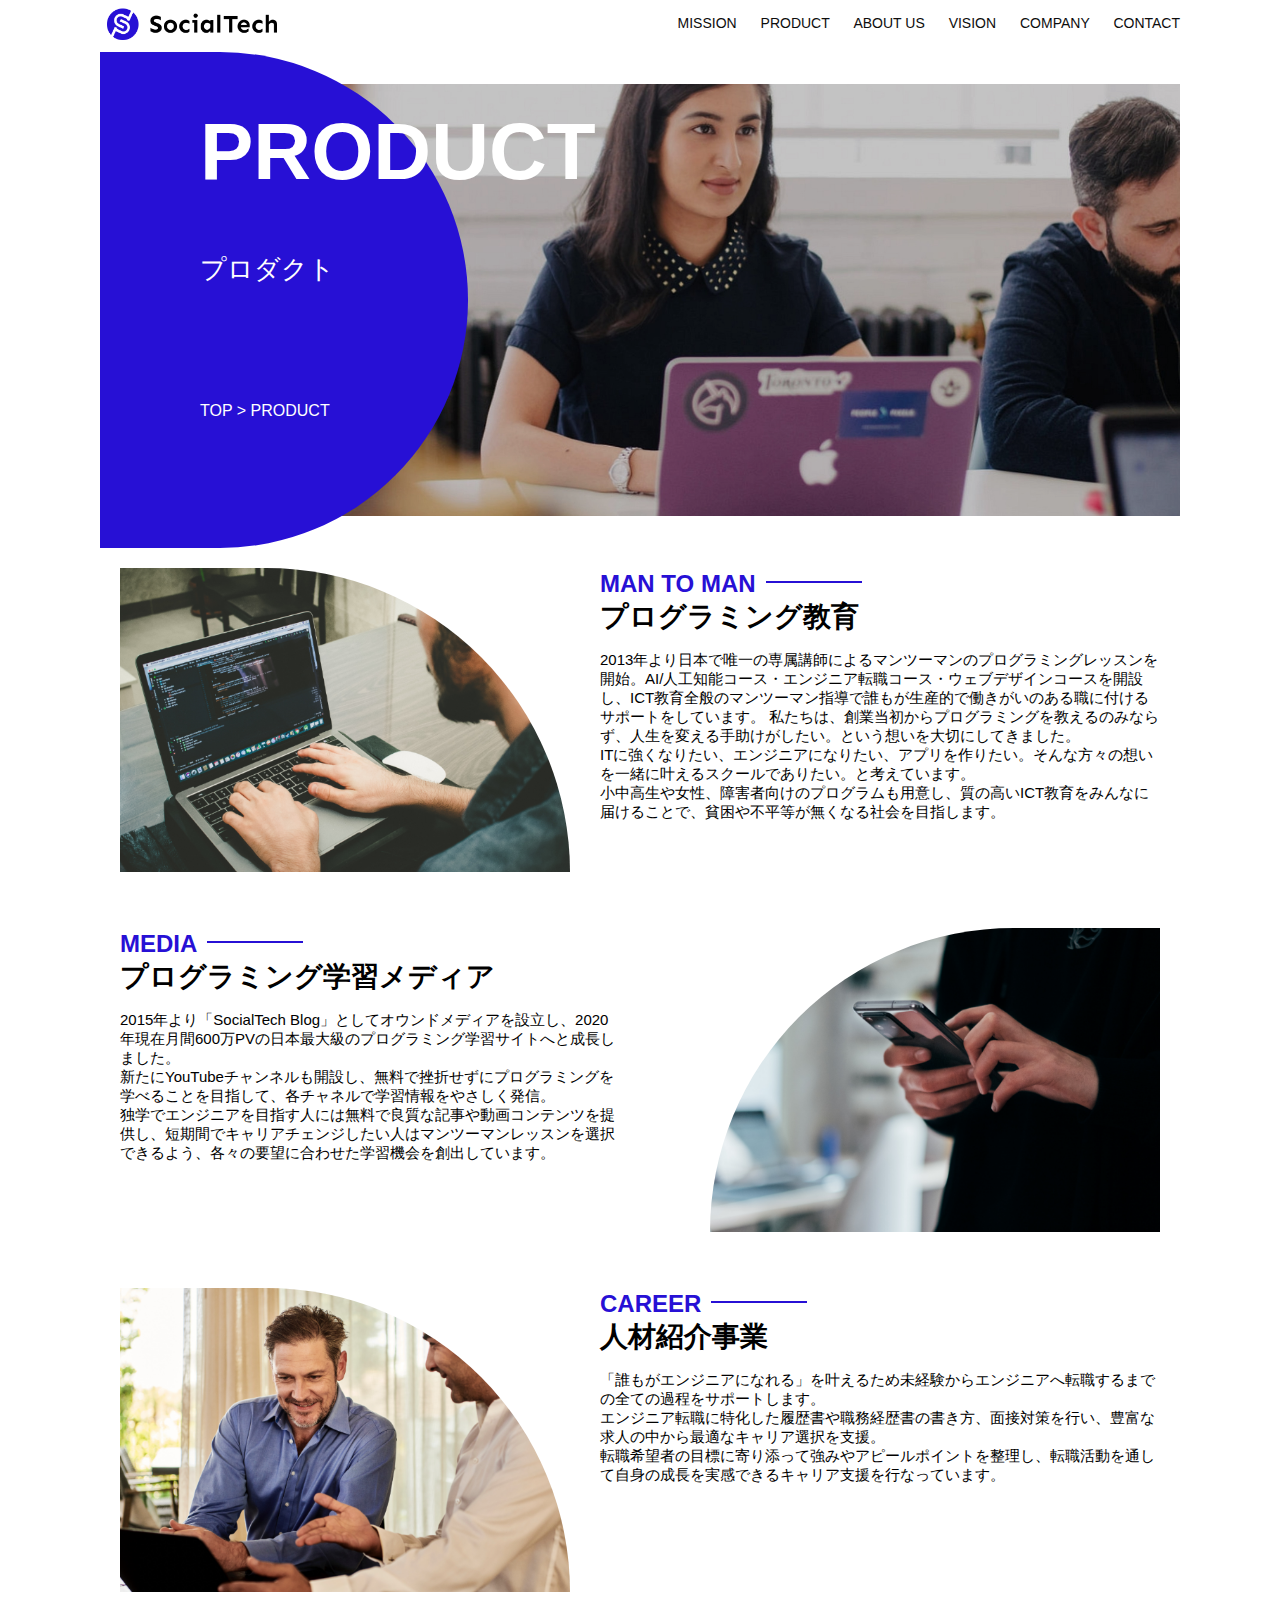
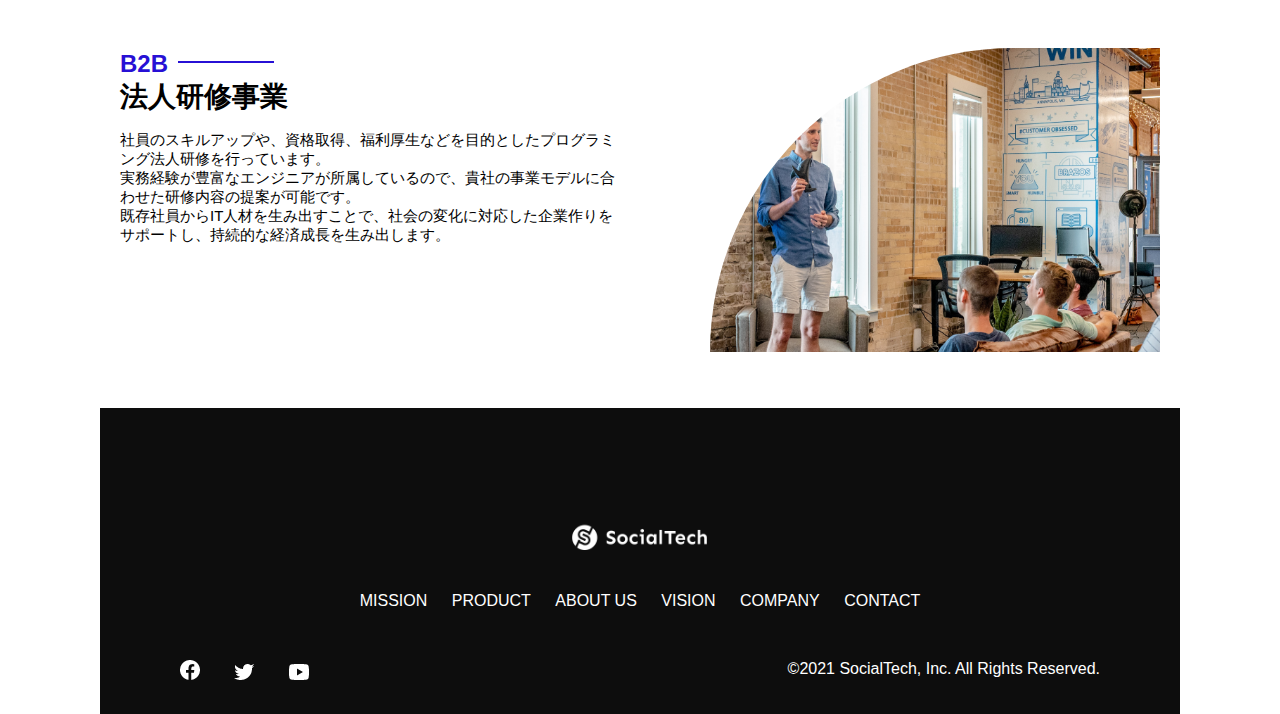
<file: product.html>
<!DOCTYPE html>
<html>
  <head>
    <title>SocialTech -PRODUCT プロダクト-</title>
    <meta charset="utf-8" />
    <meta
      name="description"
      content="SocialTechの4つのプロダクトを紹介します"
    />
    <meta name="viewport" content="width=device-width , initial-scale=1.0" />
    <link rel="stylesheet" href="style.css" />
  </head>
  <body>
    <!-- ヘッダー -->
    <header>
      <!-- ロゴ -->
      <a href="index.html" id="logo">
        <img src="images/logo.png" alt="トップページに戻る" />
      </a>

      <!-- PC用ナビゲーション -->
      <nav id="nav-pc">
        <a href="mission.html">MISSION</a>
        <a href="product.html">PRODUCT</a>
        <a href="index.html#aboutus">ABOUT US</a>
        <a href="index.html#vision">VISION</a>
        <a href="index.html#company">COMPANY</a>
        <a href="index.html#contact">CONTACT</a>
      </nav>

      <!-- スマホ用メニューボタン -->
      <img
        id="menu-sp"
        src="images/button-menu.png"
        alt="ナビゲーションを開く"
        onclick="document.getElementById('nav-sp').style.display = 'block'"
      />

      <!-- スマホ用ナビゲーション -->
      <nav id="nav-sp">
        <img
          id="close"
          src="images/button-close.png"
          alt="ナビゲーションを閉じる"
          onclick="document.getElementById('nav-sp').style.display = 'none'"
        />
        <a
          id="logo-sp"
          href="index.html"
          onclick="document.getElementById('nav-sp').style.display = 'none'"
        >
          <img src="images/logo-sp.png" alt="トップページに戻る" />
        </a>
        <a
          class="menu"
          href="mission.html"
          onclick="document.getElementById('nav-sp').style.display = 'none'"
          >MISSION</a
        >
        <a
          class="menu"
          href="product.html"
          onclick="document.getElementById('nav-sp').style.display = 'none'"
          >PRODUCT</a
        >
        <a
          class="menu"
          href="index.html#aboutus"
          onclick="document.getElementById('nav-sp').style.display = 'none'"
          >ABOUT US</a
        >
        <a
          class="menu"
          href="index.html#vision"
          onclick="document.getElementById('nav-sp').style.display = 'none'"
        >
          VISION
        </a>
        <a
          class="menu"
          href="index.html#company"
          onclick="document.getElementById('nav-sp').style.document = 'none'"
          >COMPANY</a
        >
        <a
          class="menu"
          href="index.html#contact"
          onclick="document.getElementById('nav-sp').style.display = 'none'"
          >CONTACT</a
        >
        <div id="sns">
          <a href="https://www.facebook.com/sejuku2013">
            <img src="images/button-facebook.png" alt="Facebookのリンク" />
          </a>
          <a href="https://twitter.com/samuraijuku">
            <img src="images/button-twitter.png" alt="Twitterのリンク" />
          </a>
          <a href="https://www.youtube.com/channel/UCCFOQO5aDK0xXam4cUQXT8g">
            <img src="images/button-youtube.png" alt="YouTubeのリンク" />
          </a>
        </div>
      </nav>
    </header>
    <main>
      <article>
        <section id="product-main">
          <div id="product-title">
            <h1>PRODUCT</h1>
            <span>プロダクト</span>
            <div>TOP > PRODUCT</div>
          </div>
        </section>

        <section class="product-section1">
          <img
            src="images/product/product-mantoman.png"
            alt="PCでコードを書く男性"
          />
          <div>
            <h2 class="product-h2">MAN TO MAN</h2>
            <h3 class="product-h3">プログラミング教育</h3>
            <p>
              2013年より日本で唯一の専属講師によるマンツーマンのプログラミングレッスンを開始。AI/人工知能コース・エンジニア転職コース・ウェブデザインコースを開設し、ICT教育全般のマンツーマン指導で誰もが生産的で働きがいのある職に付けるサポートをしています。
              私たちは、創業当初からプログラミングを教えるのみならず、人生を変える手助けがしたい。という想いを大切にしてきました。<br />ITに強くなりたい、エンジニアになりたい、アプリを作りたい。そんな方々の想いを一緒に叶えるスクールでありたい。と考えています。<br />小中高生や女性、障害者向けのプログラムも用意し、質の高いICT教育をみんなに届けることで、貧困や不平等が無くなる社会を目指します。
            </p>
          </div>
        </section>
        <section class="product-section2">
          <div>
            <h2 class="product-h2">MEDIA</h2>
            <h3 class="product-h3">プログラミング学習メディア</h3>
            <p>
              2015年より「SocialTech
              Blog」としてオウンドメディアを設立し、2020年現在月間600万PVの日本最大級のプログラミング学習サイトへと成長しました。<br />新たにYouTubeチャンネルも開設し、無料で挫折せずにプログラミングを学べることを目指して、各チャネルで学習情報をやさしく発信。<br />独学でエンジニアを目指す人には無料で良質な記事や動画コンテンツを提供し、短期間でキャリアチェンジしたい人はマンツーマンレッスンを選択できるよう、各々の要望に合わせた学習機会を創出しています。
            </p>
          </div>
          <img
            src="images/product/product-media.png"
            alt="スマートフォンを操作する人"
          />
        </section>
        <section class="product-section1">
          <img
            src="images/product/product-career.png"
            alt="笑顔で話し合う2人の男性"
          />
          <div>
            <h2 class="product-h2">CAREER</h2>
            <h3 class="product-h3">人材紹介事業</h3>
            <p>
              「誰もがエンジニアになれる」を叶えるため未経験からエンジニアへ転職するまでの全ての過程をサポートします。<br />エンジニア転職に特化した履歴書や職務経歴書の書き方、面接対策を行い、豊富な求人の中から最適なキャリア選択を支援。<br />転職希望者の目標に寄り添って強みやアピールポイントを整理し、転職活動を通して自身の成長を実感できるキャリア支援を行なっています。<br />
            </p>
          </div>
        </section>
        <section class="product-section2">
          <div>
            <h2 class="product-h2">B2B</h2>
            <h3 class="product-h3">法人研修事業</h3>
            <p>
              社員のスキルアップや、資格取得、福利厚生などを目的としたプログラミング法人研修を行っています。<br />実務経験が豊富なエンジニアが所属しているので、貴社の事業モデルに合わせた研修内容の提案が可能です。<br />既存社員からIT人材を生み出すことで、社会の変化に対応した企業作りをサポートし、持続的な経済成長を生み出します。
            </p>
          </div>
          <img
            src="images/product/product-b2b.png"
            alt="講演中の男性とそれを聴く人々"
          />
        </section>
      </article>

      <footer>
        <div id="footer-logo">
          <img src="images/logo-sp.png" alt="SocialTech" />
        </div>
        <div id="footer-link">
          <a href="mission.html">MISSION</a>
          <a href="product.html">PRODUCT</a>
          <a href="index.html#aboutus">ABOUT US</a>
          <a href="index.html#vision">VISION</a>
          <a href="index.html#company">COMPANY</a>
          <a href="index.html#contact">CONTACT</a>
        </div>
        <div id="sns-footer">
          <a href="https://www.facebook.com/sejuku2013">
            <img src="images/button-facebook.png" alt="Facebookのリンク" />
          </a>
          <a href="https://twitter.com/samuraijuku">
            <img src="images/button-twitter.png" alt="Twitterのリンク" />
          </a>
          <a href="https://www.youtube.com/channel/UCCFOQO5aDK0xXam4cUQXT8g">
            <img src="images/button-youtube.png" alt="YouTubeのリンク" />
          </a>
          <span id="copyright"
            >&copy;2021 SocialTech, Inc. All Rights Reserved.
          </span>
        </div>
      </footer>
    </main>
  </body>
</html>
</file>
<file: style.css>
/* PC、スマホ共通スタイル */
body {
  font-family: "Source Sans Pro", "Hiragino Kaku Gothic ProN", Meiryo, Arial,
    sans-serif;
}

p {
  font-size: 15px;
}

/* ==============
PC用のスタイル
================*/
@media screen and (min-width: 768px) {
  /* 横幅設定 */
  body {
    max-width: 1080px;
    min-width: 960;
    margin: 0 auto;
  }

  /* ヘッダー */
  header {
    display: flex;
    justify-content: space-between;
  }

  /* ナビゲーションのレイアウト */
  #nav-pc {
    font-size: 14px;
    padding-top: 15px;
  }

  /* ナビゲーションのリンクの装飾設定 */
  #nav-pc > a {
    text-decoration: none;
    margin-left: 20px;
  }

  #nav-pc > a:link {
    color: #0d0d0d;
  }

  #nav-pc > a:visited {
    color: #0d0d0d;
  }

  #nav-pc > a:hover {
    color: #0d0d0d;
    text-decoration: underline;
  }

  #nav-pc > a:active {
    color: #0d0d0d;
  }

  /* スマホ用ナビを非表示 */
  #nav-sp,
  #menu-sp {
    display: none;
  }

  /* メインビジュアル */
  #main-visual {
    position: relative;
    height: 400px;
  }

  #main-message {
    position: absolute;
    top: 0;
    left: 0;
    background-color: #2710d5;
    color: #ffffff;
    border-radius: 0 0 476px 0;
    max-width: 620px;
    width: 100%;
    height: 100%;
    z-index: 11;
  }

  #main-message > h1 {
    font-size: 60px;
    font-weight: bold;
    margin: 100px 0 0 50px;
  }

  #main-message > p {
    font-size: 28px;
    margin: 0 0 0 50px;
  }

  #main-visual > img {
    max-width: 620px;
    border-radius: 476px 0 0 0;
    position: absolute;
    top: 0;
    right: 0;
    z-index: 10;
  }

  /* 見出し */
  h2 {
    margin-top: 40px;
  }

  h2::after {
    content: url(images/line.png);
    margin-left: 10px;
  }

  h3 {
    font-size: 27px;
  }

  /* ミッション */
  #mission {
    margin: 80px auto;
    width: 100%;
  }

  #mission-flex {
    width: 100%;
    display: flex;
  }

  #mission-flex > div {
    width: 50%;
    margin: 20px;
  }

  #mission-photo {
    width: 100%;
  }

  #s2dgs {
    margin-top: 50px;
    width: 100%;
  }

  /* プロダクト */
  #product {
    background-color: #fafafa;
    margin: 80px 0;
    padding: 10px 40px 0px 40px;
  }

  /* 外枠 */
  #product > div {
    margin-top: 40px;
    display: flex;
  }

  /* 左のカラム */
  #product-left {
    width: 50%;
    margin-right: 20px;
  }

  /* 右のカラム */
  #product-right {
    width: 50%;
    margin-left: 20px;
    margin-top: 80px;
  }

  /* 画像+説明の枠 */
  #product-left > div {
    position: relative;
    height: 480px;
    margin-right: 20px;
  }

  #product-right > div {
    position: relative;
    height: 480px;
    margin-left: 20px;
  }

  /* 画像 */
  .product-photo {
    width: 100%;
  }

  /* 説明文の枠 */
  .product-explain {
    background-color: #ffffff;
    position: absolute;
    left: 0;
    top: 280px;
    margin: 0 40px;
    padding: 20px;
    box-shadow: 5px 5px 10px rgba(0, 0, 0, 0.05);
  }

  /* 説明文の英語 */
  .product-explain > span {
    color: #2710d5;
    font-weight: bold;
    font-size: 16px;
    margin: 0;
  }

  /* 説明文の見出し */
  .product-explain > h3 {
    font-size: 20px;
    margin: 5px 0;
  }

  /* 説明文 */
  .product-explain > p {
    font-size: 14px;
    margin: 0;
  }

  /* 「もっとみる」ボタン */
  #product-more {
    margin: 0 auto -42px auto;
  }

  /* ABOUT US */
  #aboutus {
    margin: 80px auto;
  }

  /* 3つの組織文化と画像を入れる枠 */
  #aboutus > div {
    display: flex;
  }

  /* 画像 */
  .culture-img {
    width: 100%;
    align-self: flex-start;
  }

  .culture-img2 {
    margin-top: 50px;
    width: 100%;
  }

  /* 3つの組織文化の表 */
  .culture-table {
    margin-right: 50px;
  }

  /* 番号 */
  .culture-num {
    font-size: 80px;
    color: #2710d5;
    margin-right: 20px;
  }

  /* 組織文化英語 */
  .culture-en {
    color: #2710d5;
    font-weight: bold;
    font-size: 24px;
    display: block;
  }

  /* 組織文化日本語 */
  .culture-jp {
    font-size: 28px;
    font-weight: bold;
  }

  /* 説明文 */
  .culture-description {
    margin: 0;
  }

  /* ビジョン */
  #vision {
    margin: 80px auto;
  }

  /* セクション内の外枠 */
  #vision > div {
    width: 100%;
    display: flex;
    justify-content: space-between;
    flex-wrap: wrap;
  }

  /* 7つの行動指針の枠 */
  .vision-box {
    width: 300px;
    height: 300px;
    margin-bottom: 30px;
    position: relative;
  }

  .vision-box > img {
    width: 100%;
    height: auto;
    position: absolute;
    top: 0;
    left: 0;
    z-index: 30;
  }

  .vision-box > span {
    position: absolute;
    top: 0;
    left: 0;
    z-index: 31;
    margin-right: 20px;
  }

  .vision-box > span > h4 {
    color: #2710d5;
    font-size: 19px;
    margin: 80px 0 0 0;
  }

  .vision-box > span > h4::first-letter {
    font-size: 40px;
  }

  .vision-box > span > h5 {
    font-size: 20px;
    margin: 0;
  }

  .vision-box > span > p {
    margin-top: 10px;
  }

  /* 会社概要 */
  #company {
    margin: 80px auto;
  }

  #company-table {
    width: 100%;
  }

  .tableheader {
    text-align: left;
    padding: 20px;
    border-bottom-color: #2710d5;
    border-bottom-width: 1px;
    border-bottom-style: solid;
    width: 100px;
  }

  .tableheader-first {
    text-align: left;
    padding: 20px;
    border-bottom-color: #2710d5;
    border-bottom-width: 1px;
    border-bottom-style: solid;
    border-top-color: #2710d5;
    border-top-width: 1px;
    border-top-style: solid;
    width: 100px;
  }

  .cell {
    padding: 30px;
    border-bottom-color: #ececec;
    border-bottom-width: 1px;
    border-bottom-style: solid;
  }

  .cell-first {
    padding: 30px;
    border-bottom-color: #ececec;
    border-bottom-width: 1px;
    border-bottom-style: solid;
    border-top-color: #ececec;
    border-top-width: 1px;
    border-top-style: solid;
  }

  #company > iframe {
    width: 100%;
    height: 368px;
    margin: 40px 0 0 0;
  }

  /* お問い合わせ */
  #contact {
    margin: 80px auto;
  }

  /* 外枠 */
  #contact > form > div {
    display: flex;
    flex-direction: row;
    flex-wrap: wrap;
    padding: 0 0 30px 0;
  }

  /* 左列の見出し */
  .contact-heading {
    width: 240px;
    align-self: center;
  }

  /* 見出しのラベル */
  .contact-label {
    font-weight: bold;
  }

  /* 必須 */
  .contact-span {
    color: #ce2222;
    margin: 0 0 0 20px;
    font-weight: bold;
  }

  /* テキストボックス */
  .contact-textbox {
    border-top: 0;
    border-left: 0;
    border-right: 0;
    border-bottom-width: 1px;
    border-bottom-color: #707070;
    border-bottom-style: solid;
    background-color: #fafafa;
    width: 400px;
    height: 56px;
  }

  /* お問い合わせ内容のテキストエリア */
  .contact-textarea {
    border-top: 0;
    border-left: 0;
    border-right: 0;
    border-bottom-width: 1px;
    border-bottom-color: #707070;
    border-bottom-style: solid;
    background-color: #fafafa;
    width: 400px;
    height: 200px;
  }

  /* 個人情報の取り扱い */
  details {
    width: 700px;
  }

  details > div {
    background-color: #fafafa;
    padding: 20px;
  }

  details > div > span {
    font-weight: bold;
  }

  footer {
    background-color: #0d0d0d;
    text-align: center;
    padding: 80px 80px 30px 80px;
  }

  #footer-logo {
    margin: 30px;
  }

  #footer-link {
    margin: 0 0 50px 0;
  }

  #footer-link > a {
    text-decoration: none;
    margin: 10px;
  }

  #footer-link > a:link {
    color: #ffffff;
  }

  #footer-link > a:visited {
    color: #ffffff;
  }

  #footer-link > a:hover {
    color: #ffffff;
    text-decoration: underline;
  }

  #footer-link > a:active {
    color: #ffffff;
  }

  #sns-footer {
    text-align: left;
    width: 100%;
  }

  #sns-footer > a {
    margin: 0 30px 0 0;
    text-decoration: none;
  }

  #copyright {
    color: #ffffff;
    float: right;
  }

  /* mission.html用スタイル */
  /* ミッションのメインビジュアル */
  #mission-main {
    height: 496px;
    width: 100%;
    background-image: url("images/mission/mission-main.png");
    background-repeat: no-repeat;
    background-position-y: center;
  }

  #mission-title {
    background-color: #2710d5;
    width: 368px;
    color: #ffffff;
    height: 496px;
    border-radius: 0 248px 248px 0;
    position: relative;
  }

  #mission-title > h1 {
    position: absolute;
    top: 0;
    left: 100px;
    font-size: 80px;
  }

  #mission-title > span {
    position: absolute;
    top: 200px;
    left: 100px;
    font-size: 26px;
  }

  #mission-title > div {
    position: absolute;
    top: 350px;
    left: 100px;
    font-size: 16px;
  }

  #mission-s2dgs {
    width: 100%;
    margin: 20px;
  }

  .mission-h2 {
    color: #2710d5;
    font-size: 40px;
  }

  .mission-h2::after {
    content: none;
  }

  #mission-5goals {
    margin: 20px;
    display: flex;
  }

  #mission-5goals > div {
    flex-grow: 1;
    padding: 20px;
  }

  #mission-5goals > div > div {
    margin-bottom: 40px;
  }

  .fivegoals-image-right {
    float: right;
    margin: 20px;
  }

  .fivegoals-image-left {
    float: left;
    margin: 20px;
  }

  .fivegoals-number {
    color: #2710d5;
    font-size: 48px;
    margin: 0;
  }

  .fivegoals-h3 {
    font-size: 28px;
    margin: 0;
  }

  .fivegoals-p {
    margin: 0;
  }

  /* プロダクトページ */
  #product-main {
    height: 496px;
    width: 100%;
    background-image: url("images/product/product-main.png");
    background-repeat: no-repeat;
    background-position-y: center;
  }

  #product-title {
    background-color: #2710d5;
    width: 368px;
    color: #ffffff;
    height: 496px;
    border-radius: 0 248px 248px 0;
    position: relative;
  }

  #product-title > h1 {
    position: absolute;
    top: 0;
    left: 100px;
    font-size: 80px;
  }

  #product-title > span {
    position: absolute;
    top: 200px;
    left: 100px;
    font-size: 26px;
  }

  #product-title > div {
    position: absolute;
    top: 350px;
    left: 100px;
    font-size: 16px;
  }

  /* セクション1 */
  .product-section1 {
    position: relative;
    margin: 20px;
    height: 340px;
  }

  .product-section1 > img {
    position: absolute;
    top: 0;
    left: 0;
    width: 450px;
    margin: 0 40px 30px 0;
    border-radius: 0 432px 0 0;
  }

  .product-section1 > div {
    position: absolute;
    top: 0;
    left: 480px;
  }

  /* セクション2 */
  .product-section2 {
    position: relative;
    margin: 20px;
    height: 340px;
  }

  .product-section2 > img {
    position: absolute;
    top: 0;
    right: 0;
    width: 450px;
    margin: 0 0 30px 40px;
    border-radius: 432px 0 0 0;
  }

  .product-section2 > div {
    width: 500px;
    position: absolute;
    top: 0;
    left: 0;
  }

  .product-h2 {
    color: #2710d5;
    font-size: 24px;
    margin: 0;
  }

  .product-h3 {
    font-size: 28px;
    margin: 0;
  }
}

/*====================
スマートフォン用のスタイル
=====================*/
@media screen and (max-width: 767px) {
  body {
    min-width: 375px;
    margin: 0;
  }

  /* PC用ナビゲーション非表示 */
  #nav-pc {
    display: none;
  }

  /* ハンバーガーメニュー */
  #menu-sp {
    float: right;
    padding: 0;
  }

  /* スマホ用ナビゲーションの表示切替 */
  /* 初期状態、レイアウトと非表示設定 */
  #nav-sp {
    background-color: #2710d5;
    position: absolute;
    top: 0;
    left: 0;
    width: 100%;
    height: 100%;
    display: none;
    z-index: 100;
  }

  #close {
    position: absolute;
    top: 20px;
    right: 20px;
  }

  #logo-sp {
    margin: 80px 0 30px 20px;
  }

  #nav-sp > a {
    display: block;
  }

  #nav-sp > a:link {
    color: #ffffff;
  }

  #nav-sp > a:visited {
    color: #ffffff;
  }

  #nav-sp > a:hover {
    color: #ffffff;
    text-decoration: underline;
  }

  #nav-sp > a:active {
    color: #ffffff;
  }

  .menu {
    text-decoration: none;
    display: block;
    margin: 0 20px;
    height: 44px;
    font-size: 16px;
    background-image: url(images/arrow.png);
    background-repeat: no-repeat;
    background-position: right top;
  }

  #sns {
    position: absolute;
    bottom: 20px;
    left: 20px;
  }

  #sns > a {
    margin: 0 30px 0 0;
    text-decoration: none;
  }

  /* メインビジュアル */
  #main-visual {
    position: relative;
    height: 470px;
    width: 100%;
    overflow: hidden;
  }

  #main-visual > div {
    position: absolute;
    top: 0;
    left: 0;
    background-color: #2710d5;
    color: white;
    border-radius: 0 0 476px 0;
    text-align: center;
    height: 280px;
    width: 100%;
    z-index: 11;
  }

  #main-visual > div > h1 {
    font-size: 28px;
    margin: 90px 0 0 0;
  }

  #main-visual > div > p {
    margin: 0;
  }

  #main-visual > img {
    width: 100%;
    border-radius: 476px 0 0 0;
    z-index: 10;
    position: absolute;
    bottom: 0;
    right: 0;
  }

  /* 見出し */
  h2::after {
    content: url(images/line.png);
    margin: 0 0 0 10px;
  }

  h3 {
    font-size: 24px;
    margin: 10px 0 0 0;
  }

  /* ミッション */
  #mission {
    margin: 20px;
  }

  #mission-photo,
  #s2dgs {
    width: 100%;
  }

  /* プロダクト */
  #product {
    background-color: #fafafa;
    padding-top: 10px;
  }

  #product > h2 {
    margin-left: 20px;
  }

  /* 外枠 */
  /* 左右のカラム　スマホでは縦並び */
  #product-left,
  #product-right {
    margin: 0 20px;
  }

  /* 画像＋説明の枠 */
  #product-left > div,
  #product-right > div {
    position: relative;
    height: 540px;
  }

  /* 説明文の枠 */
  .product-explain {
    background-color: #ffffff;
    position: absolute;
    left: 0;
    bottom: 50px;
    padding: 20px;
    box-shadow: 5px 5px 10px rgba(0, 0, 0, 0.05);
  }

  .product-explain > span {
    color: #2710d5;
    font-weight: bold;
    font-size: 16px;
    margin: 0;
  }

  .product-explain > h3 {
    margin: 10px 0;
  }

  .product-photo {
    width: 100%;
  }

  #product-more > img {
    margin: 0 0 -42px 20px;
  }

  /* ABOUT US */
  #aboutus {
    margin: 80px 20px;
  }

  #aboutus > div {
    display: flex;
    flex-direction: column;
  }

  .culture-table {
    width: 100%;
    padding-right: 20px;
    order: 2;
  }

  .culture-img {
    width: 100%;
    order: 1;
  }

  .culture-img2 {
    width: 100%;
  }

  .culture-num {
    font-size: 80px;
    color: #2710d5;
  }

  .culture-en {
    color: #2710d5;
    font-weight: bold;
    font-size: 24px;
    display: block;
  }

  .culture-jp {
    display: block;
  }

  .culture-description {
    margin: 0;
  }

  /* ビジョン */
  #vision {
    margin: 80px 20px;
  }

  .vision-box {
    width: 300px;
    height: 300px;
    margin-bottom: 30px;
    position: relative;
  }

  .vision-box > img {
    width: 100%;
    height: auto;
    position: absolute;
    top: 0;
    left: 0;
    z-index: 30;
  }

  .vision-box > span {
    position: absolute;
    top: 0;
    left: 0;
    z-index: 31;
    margin-right: 20px;
  }

  .vision-box > span > h4 {
    color: #2710d5;
    font-size: 19px;
    margin: 60px 0 0 0;
  }

  .vision-box > span > h5 {
    font-size: 20px;
    margin: 0;
  }

  .vision-box > span > p {
    margin: 10px 0 0 0;
  }

  /* 会社概要 */
  #company {
    margin: 0 20px;
  }

  #company > h3 {
    margin-bottom: 20px;
  }

  #comupany > table {
    width: 100%;
  }

  .tableheader-first {
    text-align: left;
    padding: 20px;
    border-bottom: 1px solid #2710d5;
    border-top: 1px solid #2710d5;
    width: 50px;
  }

  .tableheader {
    text-align: left;
    padding: 20px;
    border-bottom: 1px solid #2710d5;
    width: 50px;
  }

  .cell-first {
    padding: 20px;
    border-bottom: 1px solid #ececec;
    border-top: 1px solid #ececec;
  }

  .cell {
    padding: 20px;
    border-bottom: 1px solid #ececec;
  }

  #company > iframe {
    width: 100%;
    height: 240px;
    margin-top: 40px;
  }

  /* 会社概要 */
  #company {
    margin: 0 20px;
  }

  #company > h3 {
    margin-bottom: 20px;
  }

  #comupany > table {
    width: 100%;
  }

  .tableheader-first {
    text-align: left;
    padding: 20px;
    border-bottom: 1px solid #2710d5;
    border-top: 1px solid #2710d5;
    width: 50px;
  }

  .tableheader {
    text-align: left;
    padding: 20px;
    border-bottom: 1px solid #2710d5;
    width: 50px;
  }

  .cell-first {
    padding: 20px;
    border-bottom: 1px solid #ececec;
    border-top: 1px solid #ececec;
  }

  .cell {
    padding: 20px;
    border-bottom: 1px solid #ececec;
  }

  #company > iframe {
    width: 100%;
    height: 240px;
    margin-top: 40px;
  }

  /* お問い合わせ */
  #contact {
    margin: 80px 20px;
  }

  #contact > h3 {
    margin-bottom: 20px;
  }

  #contact > form > div {
    margin-bottom: 20px;
  }

  .contact-heading {
    margin-bottom: 20px;
  }

  /* ラベル */
  .contact-label {
    font-weight: bold;
  }

  /* 必須 */
  .contact-span {
    color: #ce2222;
    margin: 0 0 0 20px;
    font-weight: bold;
  }

  .contact-textbox {
    height: 56px;
    border-top: 0;
    border-right: 0;
    border-left: 0;
    background-color: #fafafa;
    border-bottom-color: #707070;
    border-bottom-width: 1px;
    border-bottom-style: solid;
    min-width: 300px;
    width: 100%;
  }

  .contact-textarea {
    height: 150px;
    border-top: 0;
    border-left: 0;
    border-right: 0;
    background-color: #fafafa;
    width: 100%;
  }

  .radiobutton {
    margin-bottom: 20px;
  }

  .radiobutton + label::after {
    content: "\A";
    white-space: pre;
  }

  /* フッター */
  footer {
    background-color: #0d0d0d;
    padding: 30px 20px 50px 20px;
  }

  #footer-logo {
    margin-bottom: 30px;
  }

  #footer-link {
    margin-bottom: 50px;
  }

  #footer-link > a {
    text-decoration: none;
    margin: 0 20px 30px 0;
    display: block;
    background-image: url(images/arrow.png);
    background-repeat: no-repeat;
    background-position: right top;
  }

  #footer-link > a:link {
    color: #ffffff;
  }

  #footer-link > a:visited {
    color: #ffffff;
  }

  #footer-link > a:hover {
    color: #ffffff;
    text-decoration: underline;
  }

  #footer-link > a:active {
    color: #ffffff;
  }

  #sns-footer > a {
    margin-right: 30px;
    text-decoration: none;
  }

  #copyright {
    font-size: 12px;
    display: block;
    margin-top: 30px;
    color: #ffffff;
  }

  /* mission.html用スタイル */
  /* ミッションのメインビジュアル */
  #mission-main {
    height: 256px;
    width: 100%;
    background-image: url(images/mission/mission-main.png);
    background-repeat: no-repeat;
    background-position-y: center;
    background-size: auto 208px;
  }

  #mission-title {
    background-color: #2710d5;
    width: 136px;
    color: #ffffff;
    height: 256px;
    border-radius: 0 248px 248px 0;
    position: relative;
  }

  #mission-title > h1 {
    position: absolute;
    top: 0;
    left: 20px;
    font-size: 40px;
  }

  #mission-title > span {
    position: absolute;
    top: 110px;
    left: 20px;
    font-size: 18px;
  }

  #mission-title > div {
    position: absolute;
    top: 180px;
    left: 20px;
    font-size: 13px;
  }

  /* ミッションページ　S2DGSの設定 */
  #mission-s2dgs {
    margin: 20px;
  }

  .mission-h2 {
    color: #2710d5;
    font-size: 38px;
    margin: 0;
  }

  .mission-h2::after {
    content: none;
  }

  #mission-s2dgs > img {
    width: 100%;
  }

  /* ミッションページ　5goalsの設定 */
  #mission-5goals {
    margin: 20px;
  }

  #mission-5goals > div > div {
    margin-bottom: 40px;
  }

  #s2dgs-image {
    width: 100%;
  }

  .fivegoals-image-right {
    margin: 20px auto;
    display: block;
  }

  .fivegoals-image-left {
    margin: 20px auto;
    display: block;
  }

  .fivegoals-number {
    color: #2710d5;
    font-size: 48px;
    margin: 0;
  }

  .fivegoals-h3 {
    font-size: 28px;
    margin: 0;
  }

  .fivegoals-p {
    margin: 0;
  }

  /* プロダクトページ */
  #product-main {
    height: 256px;
    width: 100%;
    background-image: url(images/product/product-main.png);
    background-repeat: no-repeat;
    background-position-y: center;
    background-size: auto 208px;
  }

  #product-title {
    background-color: #2710d5;
    width: 136px;
    color: #ffffff;
    height: 256px;
    border-radius: 0 248px 248px 0;
    position: relative;
  }

  #product-title > h1 {
    position: absolute;
    top: 0;
    left: 20px;
    font-size: 40px;
  }

  #product-title > span {
    position: absolute;
    top: 110px;
    left: 20px;
    font-size: 18px;
  }

  #product-title > div {
    position: absolute;
    top: 180px;
    left: 20px;
    font-size: 13px;
  }

  .product-section1 {
    margin: 20px;
  }

  .product-section1 > img {
    width: 100%;
    border-radius: 0 300px 0 0;
  }

  .product-section2 {
    margin: 20px;
    display: flex;
    flex-direction: column;
  }

  .product-section2 > img {
    order: 1;
    width: 100%;
    border-radius: 300px 0 0 0;
  }

  .product-section2 > div {
    order: 2;
  }

  .product-h2 {
    color: #2710d5;
    font-size: 24px;
    margin: 0;
  }

  .product-h3 {
    font-size: 28px;
    margin: 0;
  }
}
</file>
<file: kadai_012/style.css>
/* PC、スマホ共通スタイル */
body {
  font-family: "Source Sans Pro", "Hiragino Kaku Gothic ProN", Meiryo, Arial,
    sans-serif;
}

p {
  font-size: 15px;
}

/*================
PC用のスタイル 
=================*/
/* 横幅設定 */
body {
  max-width: 1080px;
  min-width: 960px;
  margin: 0 auto 0 auto;
}

/* ヘッダー */
header {
  display: flex;
  justify-content: space-between;
}

/* ナビゲーションのレイアウト */
#nav-pc {
  text-align: right;
  font-size: 14px;
  padding-top: 15px;
}

/* ナビゲーションのリンクの装飾設定 */
#nav-pc>a {
  text-decoration: none;
  margin-left: 20px;
}

#nav-pc>a:link {
  color: #0d0d0d;
}

#nav-pc>a:visited {
  color: #0d0d0d;
}

#nav-pc>a:hover {
  color: #0d0d0d;
  text-decoration: underline;
}

#nav-pc>a:active {
  color: #0d0d0d;
}

/* メインビジュアル*/
#main-visual {
  position: relative;
  height: 400px;
}

#main-message {
  position: absolute;
  top: 0;
  left: 0;
  background-color: #2710d5;
  color: #ffffff;
  border-radius: 0 0 476px 0;
  max-width: 620px;
  height: 100%;
  width: 100%;
  z-index: 11;
}

#main-message>h1 {
  font-size: 60px;
  font-weight: bold;
  margin: 100px 0 0 50px;
}

#main-message>p {
  font-size: 28px;
  margin: 0 0 0 50px;
}

#main-visual>img {
  max-width: 620px;
  border-radius: 476px 0 0 0;
  position: absolute;
  top: 0;
  right: 0;
  z-index: 10;
}

/* 見出し */
h2 {
  margin: 40px 0 0 0;
}

h2::after {
  content: url("images/line.png");
  margin-left: 10px;
}

h3 {
  font-size: 27px;
}

/* ミッション */
#mission {
  margin: 80px auto 80px auto;
  width: 100%;
}

#mission-flex {
  width: 100%;
  display: flex;
}

#mission-flex>div {
  width: 50%;
  margin: 20px;
}

#mission-photo {
  width: 100%;
}

#s2dgs {
  margin-top: 50px;
}

/* プロダクト */
#product {
  background-color: #fafafa;
  width: 100%;
  margin: 80px 0 80px 0;
  padding: 10px 40px 0px 40px;
}

/* 外枠 */
#product>div {
  margin-top: 40px;
  display: flex;
}

/* 左のカラム */
#product-left {
  width: 50%;
  margin-right: 20px;
}

/* 右のカラム */
#product-right {
  width: 50%;
  margin-left: 20px;
  margin-top: 80px;
}

/* 画像＋説明の枠 */
#product-left>div {
  position: relative;
  height: 480px;
  margin-right: 20px;
}

#product-right>div {
  position: relative;
  height: 480px;
  margin-left: 20px;
}

/* 画像 */
.product-photo {
  width: 100%;
}

/* 説明文の枠 */
.product-explain {
  background-color: #ffffff;
  position: absolute;
  left: 0;
  top: 280px;
  margin: 0 40px 0 40px;
  padding: 20px;
  box-shadow: 5px 5px 10px rgba(0, 0, 0, 0.05);
}

/* 説明文の英語 */
.product-explain>span {
  color: #2710d5;
  font-weight: bold;
  font-size: 16px;
  margin: 0;
}

/* 説明文の見出し */
.product-explain>h3 {
  margin: 5px 0 5px 0;
}

/* 説明文 */
.product-explain>p {
  margin: 0;
}

/* 「もっとみる」ボタン */
#product-more {
  margin: 0 auto -42px auto;
}

/* ABOUT US */
#aboutus {
  margin: 80px auto 80px auto;
}

/* 3つの組織文化と画像を入れる枠 */
#aboutus>div {
  display: flex;
}

/* 画像 */
.culture-img {
  width: 100%;
  align-self: flex-start;
}

.culture-img2 {
  margin-top: 50px;
  width: 100%;
}

/* 3つの組織文化の表 */
.culture-table {
  max-width: 500px;
  margin-right: 50px;
}

/* 番号 */
.culture-num {
  font-size: 80px;
  color: #2710d5;
  margin: 0 20px 0 0;
}

/* 組織文化英語 */
.culture-en {
  color: #2710d5;
  font-weight: bold;
  font-size: 24px;
  display: block;
}

/* 組織文化日本語 */
.culture-jp {
  font-size: 28px;
  font-weight: bold;
}

/* 説明文 */
.culture-description {
  margin: 0;
}

/* ビジョン */
#vision {
  margin: 80px auto 80px auto;
}

/* セクション内の外枠 */
#vision>div {
  width: 100%;
  display: flex;
  justify-content: space-between;
  flex-wrap: wrap;
}

/* 7つの行動指針の枠 */
.vision-box {
  width: 300px;
  height: 300px;
  margin-bottom: 30px;
  position: relative;
}

.vision-box>img {
  width: 100%;
  height: auto;
  position: absolute;
  top: 0;
  left: 0;
  z-index: 30;
}

.vision-box>span {
  position: absolute;
  top: 0;
  left: 0;
  z-index: 31;
  margin-right: 20px;
}

.vision-box>span>h4 {
  color: #2710d5;
  font-size: 19px;
  margin: 80px 0 0 0;
  Ï
}

.vision-box>span>h4::first-letter {
  font-size: 40px;
}

.vision-box>span>h5 {
  font-size: 20px;
  margin: 0 0 0 0;
}

.vision-box>span>p {
  margin: 10px 0 0 0;
}

/* 会社概要 */
#company {
  margin: 80px auto 80px auto;
}

#company-table {
  width: 100%;
}

.tableheader {
  text-align: left;
  padding: 20px;
  border-bottom-color: #2710d5;
  border-bottom-width: 1px;
  border-bottom-style: solid;
  width: 100px;
}

.tableheader-first {
  text-align: left;
  padding: 20px;
  border-bottom-color: #2710d5;
  border-bottom-width: 1px;
  border-bottom-style: solid;
  border-top-color: #2710d5;
  border-top-width: 1px;
  border-top-style: solid;
  width: 100px;
}

.cell {
  padding: 30px;
  border-bottom-color: #ececec;
  border-bottom-width: 1px;
  border-bottom-style: solid;
}

.cell-first {
  padding: 30px;
  border-bottom-color: #ececec;
  border-bottom-width: 1px;
  border-bottom-style: solid;
  border-top-color: #ececec;
  border-top-width: 1px;
  border-top-style: solid;
}

#company>iframe {
  width: 100%;
  height: 368px;
  margin-top: 40px;
}

/* お問い合わせ */
#contact {
  margin: 80px auto 80px auto;
}

/* 外枠 */
#contact>form>div {
  display: flex;
  flex-direction: row;
  flex-wrap: wrap;
  padding-bottom: 30px;
}

/* 左列の見出し */
.contact-heading {
  width: 240px;
  align-self: center;
}

/* 見出しのラベル */
.contact-label {
  font-weight: bold;
}

/* 必須 */
.contact-span {
  color: #ce2222;
  margin: 0 0 0 20px;
  font-weight: bold;
}

/* テキストボックス */
.contact-textbox {
  border-top: 0;
  border-left: 0;
  border-right: 0;
  border-bottom-width: 1px;
  border-bottom-color: #707070;
  border-bottom-style: solid;
  background-color: #fafafa;
  width: 400px;
  height: 56px;
}

/* お問い合わせ内容のテキストエリア */
.contact-textarea {
  border-top: 0;
  border-left: 0;
  border-right: 0;
  border-bottom-width: 1px;
  border-bottom-color: #707070;
  border-bottom-style: solid;
  background-color: #fafafa;
  width: 400px;
  height: 200px;
}

/* 個人情報の取り扱い */
details {
  width: 700px;
}

details>div {
  background-color: #fafafa;
  padding: 20px;
}

details>div>span {
  font-weight: bold;
}

/* フッター */
footer {
  background-color: #0d0d0d;
  text-align: center;
  padding: 80px 80px 30px 80px;
}

#footer-logo {
  margin-bottom: 30px;
}

#footer-link {
  margin-bottom: 50px;
}
#footer-link > a {
  text-decoration: none;
  margin: 10px;
}
#footer-link > a:link {
  color: #ffffff;
}
#footer-link > a:visited {
  color: #ffffff;
}
#footer-link > a:hover {
  color: #ffffff;
  text-decoration: underline;
}
#footer-link > a:active {
  color: #ffffff;
}

#sns-footer {
  text-align: left;
  width: 100%;
}

#sns-footer > a {
  margin-right: 30px;
}

#copyright {
  color: #ffffff;
  float: right;
}
</file>
